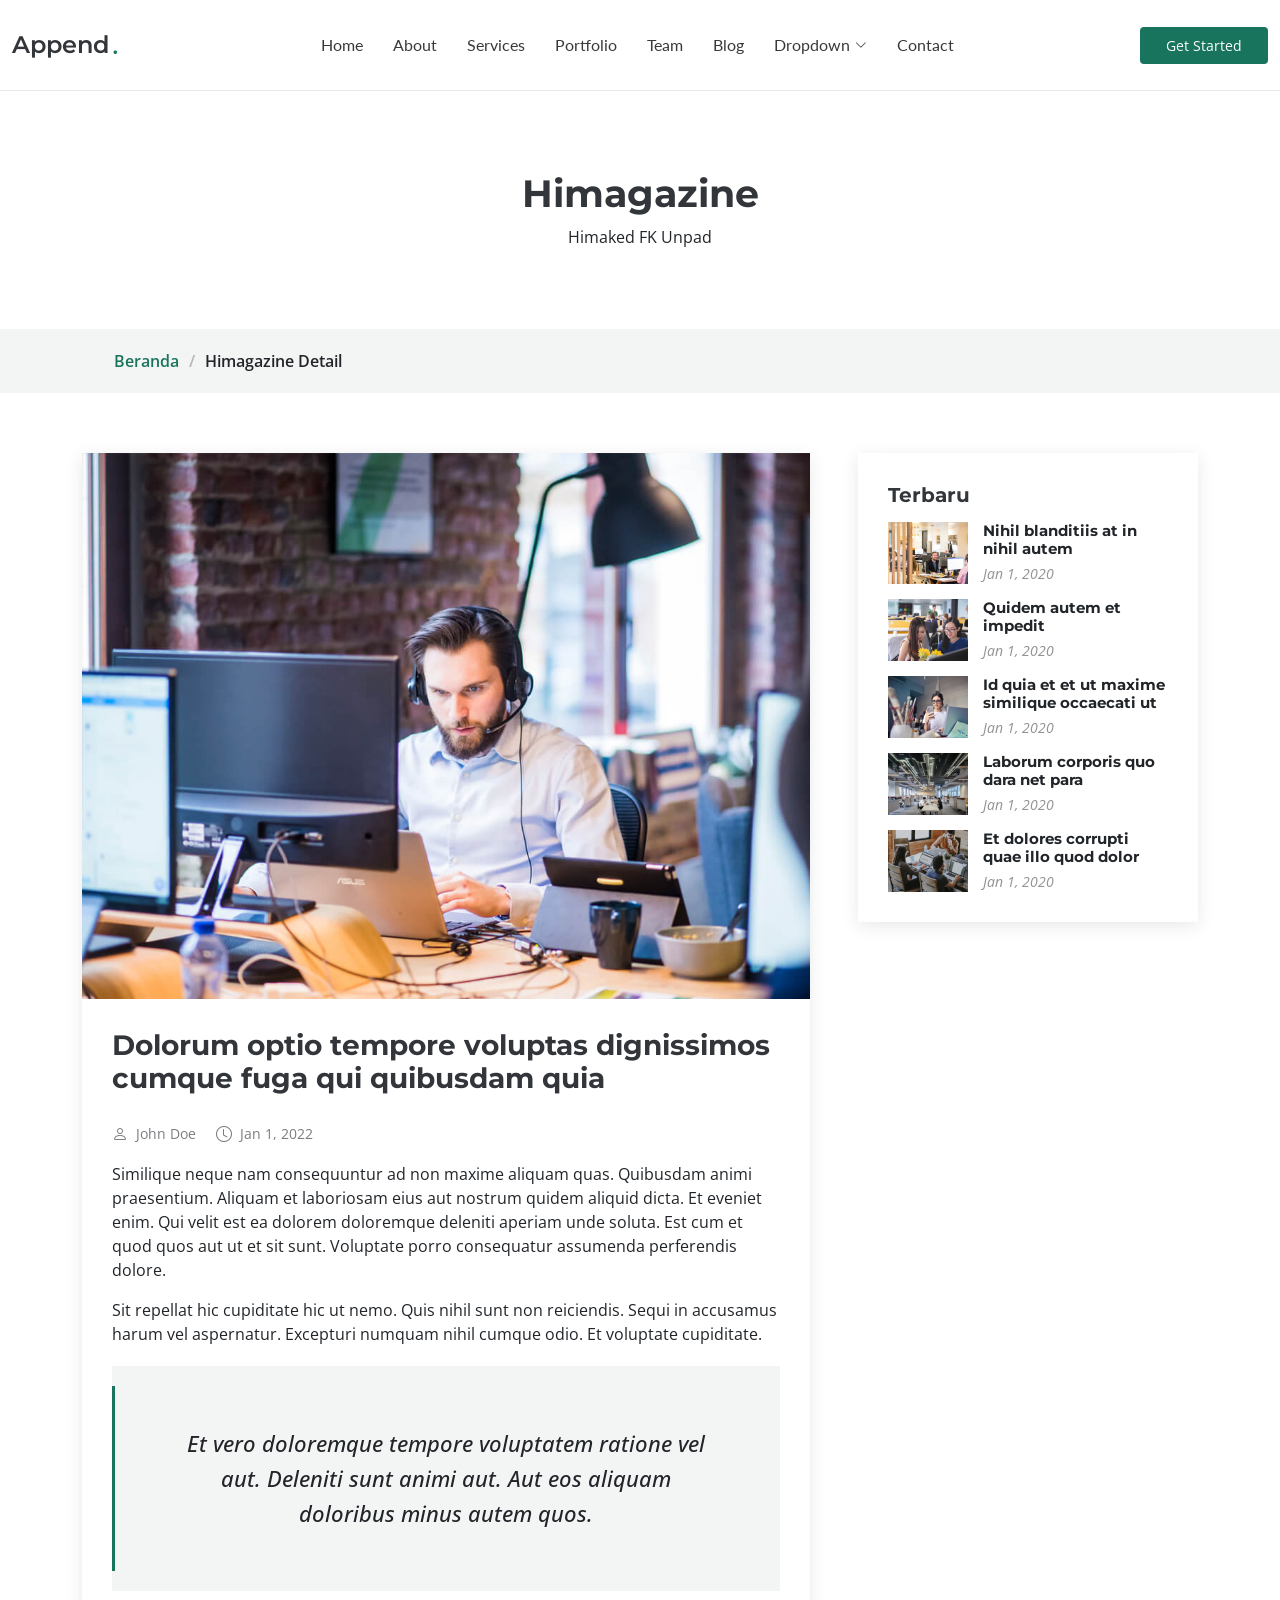
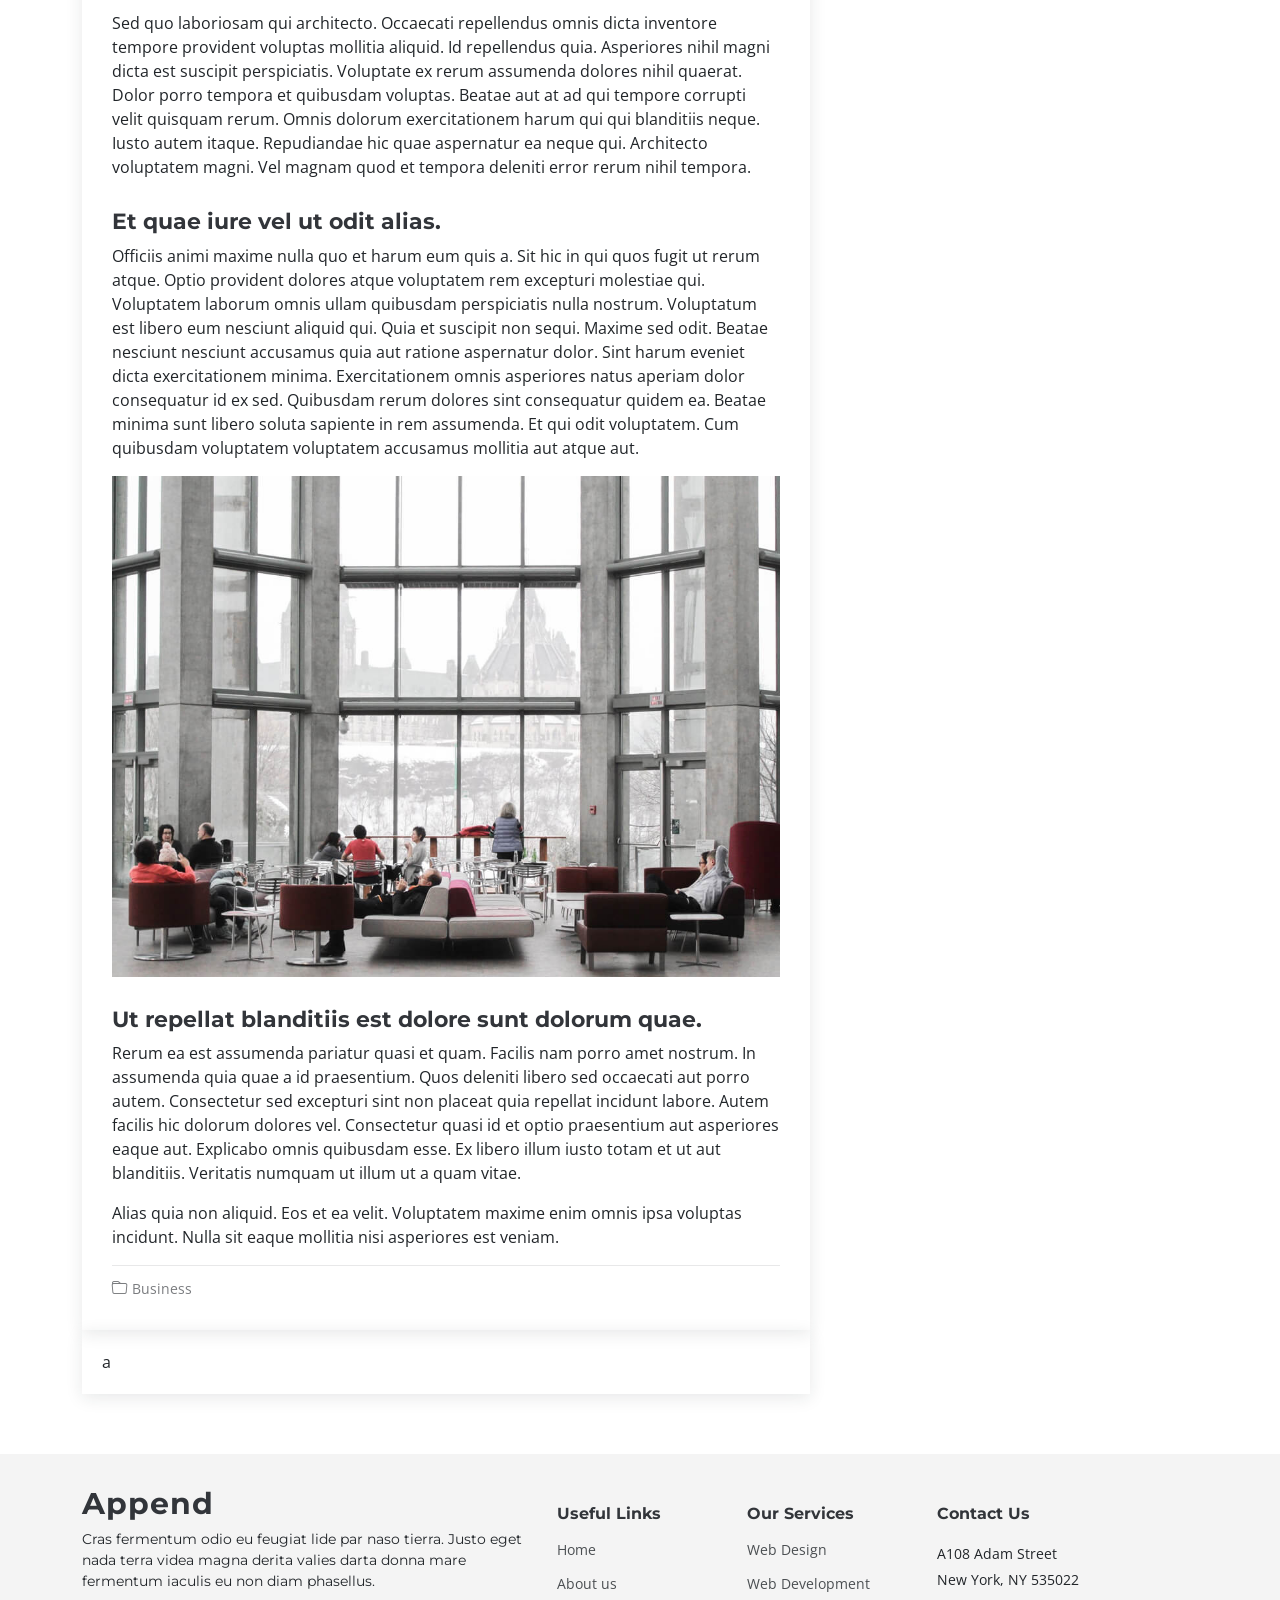
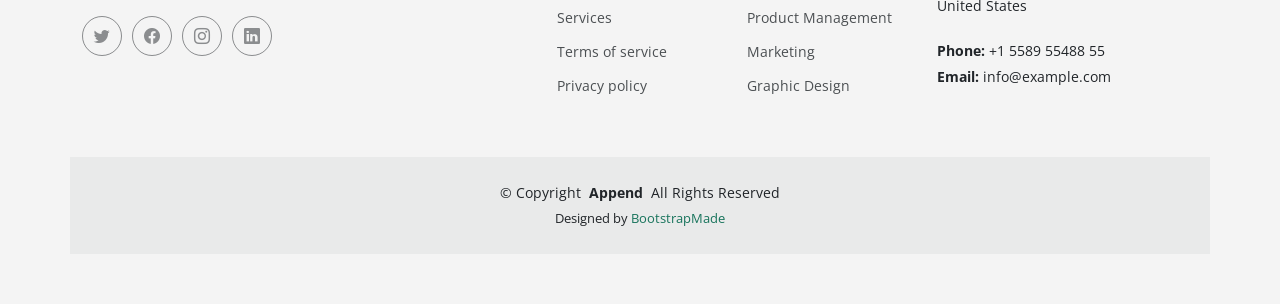
<file: blog-details.html>
<!DOCTYPE html>
<html lang="en">

<head>
  <meta charset="utf-8">
  <meta content="width=device-width, initial-scale=1.0" name="viewport">

  <title>Blog Details - Append Bootstrap Temlate</title>
  <meta content="" name="description">
  <meta content="" name="keywords">

  <!-- Favicons -->
  <link href="assets/img/favicon.png" rel="icon">
  <link href="assets/img/apple-touch-icon.png" rel="apple-touch-icon">

  <!-- Fonts -->
  <link href="https://fonts.googleapis.com" rel="preconnect">
  <link href="https://fonts.gstatic.com" rel="preconnect" crossorigin>
  <link href="https://fonts.googleapis.com/css2?family=Open+Sans:ital,wght@0,300;0,400;0,500;0,600;0,700;0,800;1,300;1,400;1,500;1,600;1,700;1,800&family=Montserrat:ital,wght@0,100;0,200;0,300;0,400;0,500;0,600;0,700;0,800;0,900;1,100;1,200;1,300;1,400;1,500;1,600;1,700;1,800;1,900&family=Lato:ital,wght@0,100;0,300;0,400;0,700;0,900;1,100;1,300;1,400;1,700;1,900&display=swap" rel="stylesheet">

  <!-- Vendor CSS Files -->
  <link href="assets/vendor/bootstrap/css/bootstrap.min.css" rel="stylesheet">
  <link href="assets/vendor/bootstrap-icons/bootstrap-icons.css" rel="stylesheet">
  <link href="assets/vendor/glightbox/css/glightbox.min.css" rel="stylesheet">
  <link href="assets/vendor/swiper/swiper-bundle.min.css" rel="stylesheet">
  <link href="assets/vendor/aos/aos.css" rel="stylesheet">

  <!-- Template Main CSS File -->
  <link href="assets/css/main.css" rel="stylesheet">

  <!-- =======================================================
  * Template Name: Append
  * Updated: Sep 18 2023 with Bootstrap v5.3.2
  * Template URL: https://bootstrapmade.com/append-bootstrap-website-template/
  * Author: BootstrapMade.com
  * License: https://bootstrapmade.com/license/
  ======================================================== -->
</head>

<body class="blog-details-page" data-bs-spy="scroll" data-bs-target="#navmenu">

  <!-- ======= Header ======= -->
  <header id="header" class="header sticky-top d-flex align-items-center">
    <div class="container-fluid d-flex align-items-center justify-content-between">

      <a href="index.html" class="logo d-flex align-items-center me-auto me-xl-0">
        <!-- Uncomment the line below if you also wish to use an image logo -->
        <!-- <img src="assets/img/logo.png" alt=""> -->
        <h1>Append</h1>
        <span>.</span>
      </a>

      <!-- Nav Menu -->
      <nav id="navmenu" class="navmenu">
        <ul>
          <li><a href="index.html#hero">Home</a></li>
          <li><a href="index.html#about">About</a></li>
          <li><a href="index.html#services">Services</a></li>
          <li><a href="index.html#portfolio">Portfolio</a></li>
          <li><a href="index.html#team">Team</a></li>
          <li><a href="blog.html">Blog</a></li>
          <li class="dropdown has-dropdown"><a href="#"><span>Dropdown</span> <i class="bi bi-chevron-down"></i></a>
            <ul class="dd-box-shadow">
              <li><a href="#">Dropdown 1</a></li>
              <li class="dropdown has-dropdown"><a href="#"><span>Deep Dropdown</span> <i class="bi bi-chevron-down"></i></a>
                <ul class="dd-box-shadow">
                  <li><a href="#">Deep Dropdown 1</a></li>
                  <li><a href="#">Deep Dropdown 2</a></li>
                  <li><a href="#">Deep Dropdown 3</a></li>
                  <li><a href="#">Deep Dropdown 4</a></li>
                  <li><a href="#">Deep Dropdown 5</a></li>
                </ul>
              </li>
              <li><a href="#">Dropdown 2</a></li>
              <li><a href="#">Dropdown 3</a></li>
              <li><a href="#">Dropdown 4</a></li>
            </ul>
          </li>
          <li><a href="index.html#contact">Contact</a></li>
        </ul>

        <i class="mobile-nav-toggle d-xl-none bi bi-list"></i>
      </nav><!-- End Nav Menu -->

      <a class="btn-getstarted" href="index.html#about">Get Started</a>

    </div>
  </header><!-- End Header -->

  <main id="main">

    <!-- Blog Details Page Title & Breadcrumbs -->
    <div data-aos="fade" class="page-title">
      <div class="heading">
        <div class="container">
          <div class="row d-flex justify-content-center text-center">
            <div class="col-lg-8">
              <h1>Himagazine</h1>
              <p class="mb-0">Himaked FK Unpad</p>
            </div>
          </div>
        </div>
      </div>
      <nav class="breadcrumbs">
        <div class="container">
          <ol>
            <li><a href="index.html">Beranda</a></li>
            <li class="current">Himagazine Detail</li>
          </ol>
        </div>
      </nav>
    </div><!-- End Page Title -->

    <!-- Blog-details Section - Blog Details Page -->
    <section id="blog-details" class="blog-details">

      <div class="container" data-aos="fade-up" data-aos-delay="100">

        <div class="row g-5">

          <div class="col-lg-8">

            <article class="article">

              <div class="post-img">
                <img src="assets/img/blog/blog-1.jpg" alt="" class="img-fluid">
              </div>

              <h2 class="title">Dolorum optio tempore voluptas dignissimos cumque fuga qui quibusdam quia</h2>

              <div class="meta-top">
                <ul>
                  <li class="d-flex align-items-center"><i class="bi bi-person"></i> <a href="blog-details.html">John Doe</a></li>
                  <li class="d-flex align-items-center"><i class="bi bi-clock"></i> <a href="blog-details.html"><time datetime="2020-01-01">Jan 1, 2022</time></a></li>
                  <!-- <li class="d-flex align-items-center"><i class="bi bi-chat-dots"></i> <a href="blog-details.html">12 Comments</a></li> -->
                </ul>
              </div><!-- End meta top -->

              <div class="content">
                <p>
                  Similique neque nam consequuntur ad non maxime aliquam quas. Quibusdam animi praesentium. Aliquam et laboriosam eius aut nostrum quidem aliquid dicta.
                  Et eveniet enim. Qui velit est ea dolorem doloremque deleniti aperiam unde soluta. Est cum et quod quos aut ut et sit sunt. Voluptate porro consequatur assumenda perferendis dolore.
                </p>

                <p>
                  Sit repellat hic cupiditate hic ut nemo. Quis nihil sunt non reiciendis. Sequi in accusamus harum vel aspernatur. Excepturi numquam nihil cumque odio. Et voluptate cupiditate.
                </p>

                <blockquote>
                  <p>
                    Et vero doloremque tempore voluptatem ratione vel aut. Deleniti sunt animi aut. Aut eos aliquam doloribus minus autem quos.
                  </p>
                </blockquote>

                <p>
                  Sed quo laboriosam qui architecto. Occaecati repellendus omnis dicta inventore tempore provident voluptas mollitia aliquid. Id repellendus quia. Asperiores nihil magni dicta est suscipit perspiciatis. Voluptate ex rerum assumenda dolores nihil quaerat.
                  Dolor porro tempora et quibusdam voluptas. Beatae aut at ad qui tempore corrupti velit quisquam rerum. Omnis dolorum exercitationem harum qui qui blanditiis neque.
                  Iusto autem itaque. Repudiandae hic quae aspernatur ea neque qui. Architecto voluptatem magni. Vel magnam quod et tempora deleniti error rerum nihil tempora.
                </p>

                <h3>Et quae iure vel ut odit alias.</h3>
                <p>
                  Officiis animi maxime nulla quo et harum eum quis a. Sit hic in qui quos fugit ut rerum atque. Optio provident dolores atque voluptatem rem excepturi molestiae qui. Voluptatem laborum omnis ullam quibusdam perspiciatis nulla nostrum. Voluptatum est libero eum nesciunt aliquid qui.
                  Quia et suscipit non sequi. Maxime sed odit. Beatae nesciunt nesciunt accusamus quia aut ratione aspernatur dolor. Sint harum eveniet dicta exercitationem minima. Exercitationem omnis asperiores natus aperiam dolor consequatur id ex sed. Quibusdam rerum dolores sint consequatur quidem ea.
                  Beatae minima sunt libero soluta sapiente in rem assumenda. Et qui odit voluptatem. Cum quibusdam voluptatem voluptatem accusamus mollitia aut atque aut.
                </p>
                <img src="assets/img/blog/blog-inside-post.jpg" class="img-fluid" alt="">

                <h3>Ut repellat blanditiis est dolore sunt dolorum quae.</h3>
                <p>
                  Rerum ea est assumenda pariatur quasi et quam. Facilis nam porro amet nostrum. In assumenda quia quae a id praesentium. Quos deleniti libero sed occaecati aut porro autem. Consectetur sed excepturi sint non placeat quia repellat incidunt labore. Autem facilis hic dolorum dolores vel.
                  Consectetur quasi id et optio praesentium aut asperiores eaque aut. Explicabo omnis quibusdam esse. Ex libero illum iusto totam et ut aut blanditiis. Veritatis numquam ut illum ut a quam vitae.
                </p>
                <p>
                  Alias quia non aliquid. Eos et ea velit. Voluptatem maxime enim omnis ipsa voluptas incidunt. Nulla sit eaque mollitia nisi asperiores est veniam.
                </p>

              </div><!-- End post content -->

              <div class="meta-bottom">
                <i class="bi bi-folder"></i>
                <ul class="cats">
                  <li><a href="#">Business</a></li>
                </ul>

                <!-- <i class="bi bi-tags"></i>
                <ul class="tags">
                  <li><a href="#">Creative</a></li>
                  <li><a href="#">Tips</a></li>
                  <li><a href="#">Marketing</a></li>
                </ul> -->
              </div><!-- End meta bottom -->

            </article><!-- End post article -->

            <div class="blog-author d-flex align-items-center">
              a
            </div><!-- End post author -->

            

          </div>

          <div class="col-lg-4">

            <div class="sidebar">

              <!-- <div class="sidebar-item search-form">
                <h3 class="sidebar-title">Search</h3>
                <form action="" class="mt-3">
                  <input type="text">
                  <button type="submit"><i class="bi bi-search"></i></button>
                </form>
              </div> -->
              <!-- End sidebar search formn-->

              <!-- <div class="sidebar-item categories">
                <h3 class="sidebar-title">Categories</h3>
                <ul class="mt-3">
                  <li><a href="#">General <span>(25)</span></a></li>
                  <li><a href="#">Lifestyle <span>(12)</span></a></li>
                  <li><a href="#">Travel <span>(5)</span></a></li>
                  <li><a href="#">Design <span>(22)</span></a></li>
                  <li><a href="#">Creative <span>(8)</span></a></li>
                  <li><a href="#">Educaion <span>(14)</span></a></li>
                </ul>
              </div> -->
              <!-- End sidebar categories-->

              <div class="sidebar-item recent-posts">
                <h3 class="sidebar-title">Terbaru</h3>

                <div class="post-item">
                  <img src="assets/img/blog/blog-recent-1.jpg" alt="" class="flex-shrink-0">
                  <div>
                    <h4><a href="blog-details.html">Nihil blanditiis at in nihil autem</a></h4>
                    <time datetime="2020-01-01">Jan 1, 2020</time>
                  </div>
                </div><!-- End recent post item-->

                <div class="post-item">
                  <img src="assets/img/blog/blog-recent-2.jpg" alt="" class="flex-shrink-0">
                  <div>
                    <h4><a href="blog-details.html">Quidem autem et impedit</a></h4>
                    <time datetime="2020-01-01">Jan 1, 2020</time>
                  </div>
                </div><!-- End recent post item-->

                <div class="post-item">
                  <img src="assets/img/blog/blog-recent-3.jpg" alt="" class="flex-shrink-0">
                  <div>
                    <h4><a href="blog-details.html">Id quia et et ut maxime similique occaecati ut</a></h4>
                    <time datetime="2020-01-01">Jan 1, 2020</time>
                  </div>
                </div><!-- End recent post item-->

                <div class="post-item">
                  <img src="assets/img/blog/blog-recent-4.jpg" alt="" class="flex-shrink-0">
                  <div>
                    <h4><a href="blog-details.html">Laborum corporis quo dara net para</a></h4>
                    <time datetime="2020-01-01">Jan 1, 2020</time>
                  </div>
                </div><!-- End recent post item-->

                <div class="post-item">
                  <img src="assets/img/blog/blog-recent-5.jpg" alt="" class="flex-shrink-0">
                  <div>
                    <h4><a href="blog-details.html">Et dolores corrupti quae illo quod dolor</a></h4>
                    <time datetime="2020-01-01">Jan 1, 2020</time>
                  </div>
                </div><!-- End recent post item-->

              </div><!-- End sidebar recent posts-->

              <!-- <div class="sidebar-item tags">
                <h3 class="sidebar-title">Tags</h3>
                <ul class="mt-3">
                  <li><a href="#">App</a></li>
                  <li><a href="#">IT</a></li>
                  <li><a href="#">Business</a></li>
                  <li><a href="#">Mac</a></li>
                  <li><a href="#">Design</a></li>
                  <li><a href="#">Office</a></li>
                  <li><a href="#">Creative</a></li>
                  <li><a href="#">Studio</a></li>
                  <li><a href="#">Smart</a></li>
                  <li><a href="#">Tips</a></li>
                  <li><a href="#">Marketing</a></li>
                </ul>
              </div> -->
              <!-- End sidebar tags-->

            </div><!-- End Sidebar -->

          </div>

        </div>

      </div>

    </section><!-- End Blog-details Section -->

  </main>

  <!-- ======= Footer ======= -->
  <footer id="footer" class="footer">

    <div class="container footer-top">
      <div class="row gy-4">
        <div class="col-lg-5 col-md-12 footer-about">
          <a href="index.html" class="logo d-flex align-items-center">
            <span>Append</span>
          </a>
          <p>Cras fermentum odio eu feugiat lide par naso tierra. Justo eget nada terra videa magna derita valies darta donna mare fermentum iaculis eu non diam phasellus.</p>
          <div class="social-links d-flex mt-4">
            <a href=""><i class="bi bi-twitter"></i></a>
            <a href=""><i class="bi bi-facebook"></i></a>
            <a href=""><i class="bi bi-instagram"></i></a>
            <a href=""><i class="bi bi-linkedin"></i></a>
          </div>
        </div>

        <div class="col-lg-2 col-6 footer-links">
          <h4>Useful Links</h4>
          <ul>
            <li><a href="#">Home</a></li>
            <li><a href="#">About us</a></li>
            <li><a href="#">Services</a></li>
            <li><a href="#">Terms of service</a></li>
            <li><a href="#">Privacy policy</a></li>
          </ul>
        </div>

        <div class="col-lg-2 col-6 footer-links">
          <h4>Our Services</h4>
          <ul>
            <li><a href="#">Web Design</a></li>
            <li><a href="#">Web Development</a></li>
            <li><a href="#">Product Management</a></li>
            <li><a href="#">Marketing</a></li>
            <li><a href="#">Graphic Design</a></li>
          </ul>
        </div>

        <div class="col-lg-3 col-md-12 footer-contact text-center text-md-start">
          <h4>Contact Us</h4>
          <p>A108 Adam Street</p>
          <p>New York, NY 535022</p>
          <p>United States</p>
          <p class="mt-4"><strong>Phone:</strong> <span>+1 5589 55488 55</span></p>
          <p><strong>Email:</strong> <span>info@example.com</span></p>
        </div>

      </div>
    </div>

    <div class="container copyright text-center mt-4">
      <p>&copy; <span>Copyright</span> <strong class="px-1">Append</strong> <span>All Rights Reserved</span></p>
      <div class="credits">
        <!-- All the links in the footer should remain intact. -->
        <!-- You can delete the links only if you've purchased the pro version. -->
        <!-- Licensing information: https://bootstrapmade.com/license/ -->
        <!-- Purchase the pro version with working PHP/AJAX contact form: [buy-url] -->
        Designed by <a href="https://bootstrapmade.com/">BootstrapMade</a>
      </div>
    </div>

  </footer><!-- End Footer -->

  <!-- Scroll Top Button -->
  <a href="#" id="scroll-top" class="scroll-top d-flex align-items-center justify-content-center"><i class="bi bi-arrow-up-short"></i></a>

  <!-- Preloader -->
  <div id="preloader">
    <div></div>
    <div></div>
    <div></div>
    <div></div>
  </div>

  <!-- Vendor JS Files -->
  <script src="assets/vendor/bootstrap/js/bootstrap.bundle.min.js"></script>
  <script src="assets/vendor/glightbox/js/glightbox.min.js"></script>
  <script src="assets/vendor/purecounter/purecounter_vanilla.js"></script>
  <script src="assets/vendor/isotope-layout/isotope.pkgd.min.js"></script>
  <script src="assets/vendor/swiper/swiper-bundle.min.js"></script>
  <script src="assets/vendor/aos/aos.js"></script>
  <script src="assets/vendor/php-email-form/validate.js"></script>

  <!-- Template Main JS File -->
  <script src="assets/js/main.js"></script>

</body>

</html>
</file>
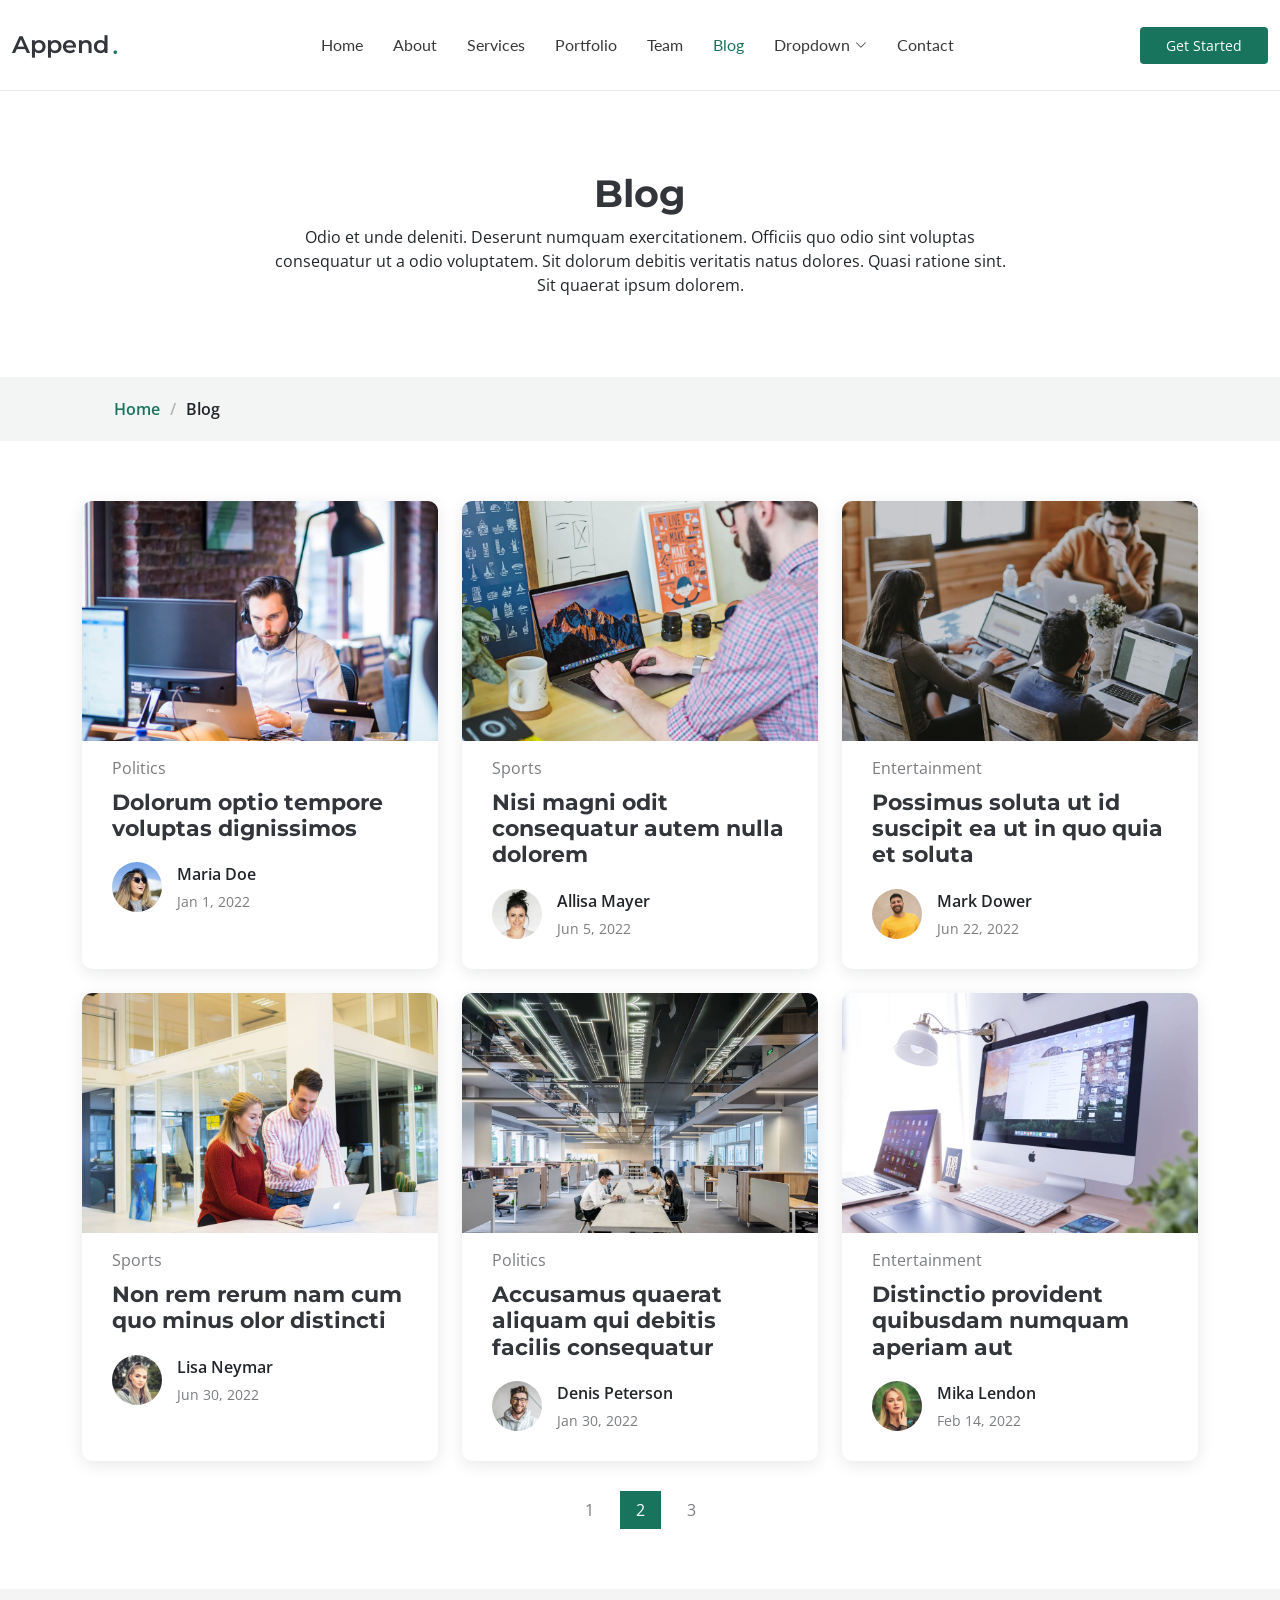
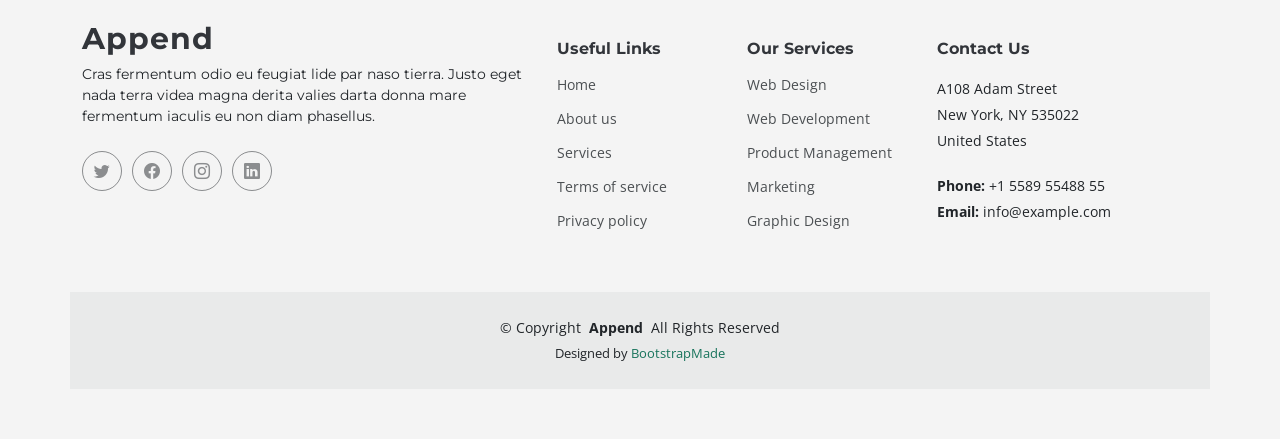
<file: blog.html>
<!DOCTYPE html>
<html lang="en">

<head>
  <meta charset="utf-8">
  <meta content="width=device-width, initial-scale=1.0" name="viewport">

  <title>Blog - Append Bootstrap Temlate</title>
  <meta content="" name="description">
  <meta content="" name="keywords">

  <!-- Favicons -->
  <link href="assets/img/favicon.png" rel="icon">
  <link href="assets/img/apple-touch-icon.png" rel="apple-touch-icon">

  <!-- Fonts -->
  <link href="https://fonts.googleapis.com" rel="preconnect">
  <link href="https://fonts.gstatic.com" rel="preconnect" crossorigin>
  <link href="https://fonts.googleapis.com/css2?family=Open+Sans:ital,wght@0,300;0,400;0,500;0,600;0,700;0,800;1,300;1,400;1,500;1,600;1,700;1,800&family=Montserrat:ital,wght@0,100;0,200;0,300;0,400;0,500;0,600;0,700;0,800;0,900;1,100;1,200;1,300;1,400;1,500;1,600;1,700;1,800;1,900&family=Lato:ital,wght@0,100;0,300;0,400;0,700;0,900;1,100;1,300;1,400;1,700;1,900&display=swap" rel="stylesheet">

  <!-- Vendor CSS Files -->
  <link href="assets/vendor/bootstrap/css/bootstrap.min.css" rel="stylesheet">
  <link href="assets/vendor/bootstrap-icons/bootstrap-icons.css" rel="stylesheet">
  <link href="assets/vendor/glightbox/css/glightbox.min.css" rel="stylesheet">
  <link href="assets/vendor/swiper/swiper-bundle.min.css" rel="stylesheet">
  <link href="assets/vendor/aos/aos.css" rel="stylesheet">

  <!-- Template Main CSS File -->
  <link href="assets/css/main.css" rel="stylesheet">

  <!-- =======================================================
  * Template Name: Append
  * Updated: Sep 18 2023 with Bootstrap v5.3.2
  * Template URL: https://bootstrapmade.com/append-bootstrap-website-template/
  * Author: BootstrapMade.com
  * License: https://bootstrapmade.com/license/
  ======================================================== -->
</head>

<body class="blog-page" data-bs-spy="scroll" data-bs-target="#navmenu">

  <!-- ======= Header ======= -->
  <header id="header" class="header sticky-top d-flex align-items-center">
    <div class="container-fluid d-flex align-items-center justify-content-between">

      <a href="index.html" class="logo d-flex align-items-center me-auto me-xl-0">
        <!-- Uncomment the line below if you also wish to use an image logo -->
        <!-- <img src="assets/img/logo.png" alt=""> -->
        <h1>Append</h1>
        <span>.</span>
      </a>

      <!-- Nav Menu -->
      <nav id="navmenu" class="navmenu">
        <ul>
          <li><a href="index.html#hero">Home</a></li>
          <li><a href="index.html#about">About</a></li>
          <li><a href="index.html#services">Services</a></li>
          <li><a href="index.html#portfolio">Portfolio</a></li>
          <li><a href="index.html#team">Team</a></li>
          <li><a href="blog.html" class="active">Blog</a></li>
          <li class="dropdown has-dropdown"><a href="#"><span>Dropdown</span> <i class="bi bi-chevron-down"></i></a>
            <ul class="dd-box-shadow">
              <li><a href="#">Dropdown 1</a></li>
              <li class="dropdown has-dropdown"><a href="#"><span>Deep Dropdown</span> <i class="bi bi-chevron-down"></i></a>
                <ul class="dd-box-shadow">
                  <li><a href="#">Deep Dropdown 1</a></li>
                  <li><a href="#">Deep Dropdown 2</a></li>
                  <li><a href="#">Deep Dropdown 3</a></li>
                  <li><a href="#">Deep Dropdown 4</a></li>
                  <li><a href="#">Deep Dropdown 5</a></li>
                </ul>
              </li>
              <li><a href="#">Dropdown 2</a></li>
              <li><a href="#">Dropdown 3</a></li>
              <li><a href="#">Dropdown 4</a></li>
            </ul>
          </li>
          <li><a href="index.html#contact">Contact</a></li>
        </ul>

        <i class="mobile-nav-toggle d-xl-none bi bi-list"></i>
      </nav><!-- End Nav Menu -->

      <a class="btn-getstarted" href="index.html#about">Get Started</a>

    </div>
  </header><!-- End Header -->

  <main id="main">

    <!-- Blog Page Title & Breadcrumbs -->
    <div data-aos="fade" class="page-title">
      <div class="heading">
        <div class="container">
          <div class="row d-flex justify-content-center text-center">
            <div class="col-lg-8">
              <h1>Blog</h1>
              <p class="mb-0">Odio et unde deleniti. Deserunt numquam exercitationem. Officiis quo odio sint voluptas consequatur ut a odio voluptatem. Sit dolorum debitis veritatis natus dolores. Quasi ratione sint. Sit quaerat ipsum dolorem.</p>
            </div>
          </div>
        </div>
      </div>
      <nav class="breadcrumbs">
        <div class="container">
          <ol>
            <li><a href="index.html">Home</a></li>
            <li class="current">Blog</li>
          </ol>
        </div>
      </nav>
    </div><!-- End Page Title -->

    <!-- Blog Section - Blog Page -->
    <section id="blog" class="blog">

      <div class="container" data-aos="fade-up" data-aos-delay="100">

        <div class="row gy-4 posts-list">

          <div class="col-xl-4 col-lg-6">
            <article>

              <div class="post-img">
                <img src="assets/img/blog/blog-1.jpg" alt="" class="img-fluid">
              </div>

              <p class="post-category">Politics</p>

              <h2 class="title">
                <a href="blog-details.html">Dolorum optio tempore voluptas dignissimos</a>
              </h2>

              <div class="d-flex align-items-center">
                <img src="assets/img/blog/blog-author.jpg" alt="" class="img-fluid post-author-img flex-shrink-0">
                <div class="post-meta">
                  <p class="post-author">Maria Doe</p>
                  <p class="post-date">
                    <time datetime="2022-01-01">Jan 1, 2022</time>
                  </p>
                </div>
              </div>

            </article>
          </div><!-- End post list item -->

          <div class="col-xl-4 col-lg-6">
            <article>

              <div class="post-img">
                <img src="assets/img/blog/blog-2.jpg" alt="" class="img-fluid">
              </div>

              <p class="post-category">Sports</p>

              <h2 class="title">
                <a href="blog-details.html">Nisi magni odit consequatur autem nulla dolorem</a>
              </h2>

              <div class="d-flex align-items-center">
                <img src="assets/img/blog/blog-author-2.jpg" alt="" class="img-fluid post-author-img flex-shrink-0">
                <div class="post-meta">
                  <p class="post-author">Allisa Mayer</p>
                  <p class="post-date">
                    <time datetime="2022-01-01">Jun 5, 2022</time>
                  </p>
                </div>
              </div>

            </article>
          </div><!-- End post list item -->

          <div class="col-xl-4 col-lg-6">
            <article>

              <div class="post-img">
                <img src="assets/img/blog/blog-3.jpg" alt="" class="img-fluid">
              </div>

              <p class="post-category">Entertainment</p>

              <h2 class="title">
                <a href="blog-details.html">Possimus soluta ut id suscipit ea ut in quo quia et soluta</a>
              </h2>

              <div class="d-flex align-items-center">
                <img src="assets/img/blog/blog-author-3.jpg" alt="" class="img-fluid post-author-img flex-shrink-0">
                <div class="post-meta">
                  <p class="post-author">Mark Dower</p>
                  <p class="post-date">
                    <time datetime="2022-01-01">Jun 22, 2022</time>
                  </p>
                </div>
              </div>

            </article>
          </div><!-- End post list item -->

          <div class="col-xl-4 col-lg-6">
            <article>

              <div class="post-img">
                <img src="assets/img/blog/blog-4.jpg" alt="" class="img-fluid">
              </div>

              <p class="post-category">Sports</p>

              <h2 class="title">
                <a href="blog-details.html">Non rem rerum nam cum quo minus olor distincti</a>
              </h2>

              <div class="d-flex align-items-center">
                <img src="assets/img/blog/blog-author-4.jpg" alt="" class="img-fluid post-author-img flex-shrink-0">
                <div class="post-meta">
                  <p class="post-author">Lisa Neymar</p>
                  <p class="post-date">
                    <time datetime="2022-01-01">Jun 30, 2022</time>
                  </p>
                </div>
              </div>

            </article>
          </div><!-- End post list item -->

          <div class="col-xl-4 col-lg-6">
            <article>

              <div class="post-img">
                <img src="assets/img/blog/blog-5.jpg" alt="" class="img-fluid">
              </div>

              <p class="post-category">Politics</p>

              <h2 class="title">
                <a href="blog-details.html">Accusamus quaerat aliquam qui debitis facilis consequatur</a>
              </h2>

              <div class="d-flex align-items-center">
                <img src="assets/img/blog/blog-author-5.jpg" alt="" class="img-fluid post-author-img flex-shrink-0">
                <div class="post-meta">
                  <p class="post-author">Denis Peterson</p>
                  <p class="post-date">
                    <time datetime="2022-01-01">Jan 30, 2022</time>
                  </p>
                </div>
              </div>

            </article>
          </div><!-- End post list item -->

          <div class="col-xl-4 col-lg-6">
            <article>

              <div class="post-img">
                <img src="assets/img/blog/blog-6.jpg" alt="" class="img-fluid">
              </div>

              <p class="post-category">Entertainment</p>

              <h2 class="title">
                <a href="blog-details.html">Distinctio provident quibusdam numquam aperiam aut</a>
              </h2>

              <div class="d-flex align-items-center">
                <img src="assets/img/blog/blog-author-6.jpg" alt="" class="img-fluid post-author-img flex-shrink-0">
                <div class="post-meta">
                  <p class="post-author">Mika Lendon</p>
                  <p class="post-date">
                    <time datetime="2022-01-01">Feb 14, 2022</time>
                  </p>
                </div>
              </div>

            </article>
          </div><!-- End post list item -->

        </div><!-- End blog posts list -->

        <div class="pagination d-flex justify-content-center">
          <ul>
            <li><a href="#">1</a></li>
            <li class="active"><a href="#">2</a></li>
            <li><a href="#">3</a></li>
          </ul>
        </div><!-- End pagination -->

      </div>

    </section><!-- End Blog Section -->

  </main>

  <!-- ======= Footer ======= -->
  <footer id="footer" class="footer">

    <div class="container footer-top">
      <div class="row gy-4">
        <div class="col-lg-5 col-md-12 footer-about">
          <a href="index.html" class="logo d-flex align-items-center">
            <span>Append</span>
          </a>
          <p>Cras fermentum odio eu feugiat lide par naso tierra. Justo eget nada terra videa magna derita valies darta donna mare fermentum iaculis eu non diam phasellus.</p>
          <div class="social-links d-flex mt-4">
            <a href=""><i class="bi bi-twitter"></i></a>
            <a href=""><i class="bi bi-facebook"></i></a>
            <a href=""><i class="bi bi-instagram"></i></a>
            <a href=""><i class="bi bi-linkedin"></i></a>
          </div>
        </div>

        <div class="col-lg-2 col-6 footer-links">
          <h4>Useful Links</h4>
          <ul>
            <li><a href="#">Home</a></li>
            <li><a href="#">About us</a></li>
            <li><a href="#">Services</a></li>
            <li><a href="#">Terms of service</a></li>
            <li><a href="#">Privacy policy</a></li>
          </ul>
        </div>

        <div class="col-lg-2 col-6 footer-links">
          <h4>Our Services</h4>
          <ul>
            <li><a href="#">Web Design</a></li>
            <li><a href="#">Web Development</a></li>
            <li><a href="#">Product Management</a></li>
            <li><a href="#">Marketing</a></li>
            <li><a href="#">Graphic Design</a></li>
          </ul>
        </div>

        <div class="col-lg-3 col-md-12 footer-contact text-center text-md-start">
          <h4>Contact Us</h4>
          <p>A108 Adam Street</p>
          <p>New York, NY 535022</p>
          <p>United States</p>
          <p class="mt-4"><strong>Phone:</strong> <span>+1 5589 55488 55</span></p>
          <p><strong>Email:</strong> <span>info@example.com</span></p>
        </div>

      </div>
    </div>

    <div class="container copyright text-center mt-4">
      <p>&copy; <span>Copyright</span> <strong class="px-1">Append</strong> <span>All Rights Reserved</span></p>
      <div class="credits">
        <!-- All the links in the footer should remain intact. -->
        <!-- You can delete the links only if you've purchased the pro version. -->
        <!-- Licensing information: https://bootstrapmade.com/license/ -->
        <!-- Purchase the pro version with working PHP/AJAX contact form: [buy-url] -->
        Designed by <a href="https://bootstrapmade.com/">BootstrapMade</a>
      </div>
    </div>

  </footer><!-- End Footer -->

  <!-- Scroll Top Button -->
  <a href="#" id="scroll-top" class="scroll-top d-flex align-items-center justify-content-center"><i class="bi bi-arrow-up-short"></i></a>

  <!-- Preloader -->
  <div id="preloader">
    <div></div>
    <div></div>
    <div></div>
    <div></div>
  </div>

  <!-- Vendor JS Files -->
  <script src="assets/vendor/bootstrap/js/bootstrap.bundle.min.js"></script>
  <script src="assets/vendor/glightbox/js/glightbox.min.js"></script>
  <script src="assets/vendor/purecounter/purecounter_vanilla.js"></script>
  <script src="assets/vendor/isotope-layout/isotope.pkgd.min.js"></script>
  <script src="assets/vendor/swiper/swiper-bundle.min.js"></script>
  <script src="assets/vendor/aos/aos.js"></script>
  <script src="assets/vendor/php-email-form/validate.js"></script>

  <!-- Template Main JS File -->
  <script src="assets/js/main.js"></script>

</body>

</html>
</file>
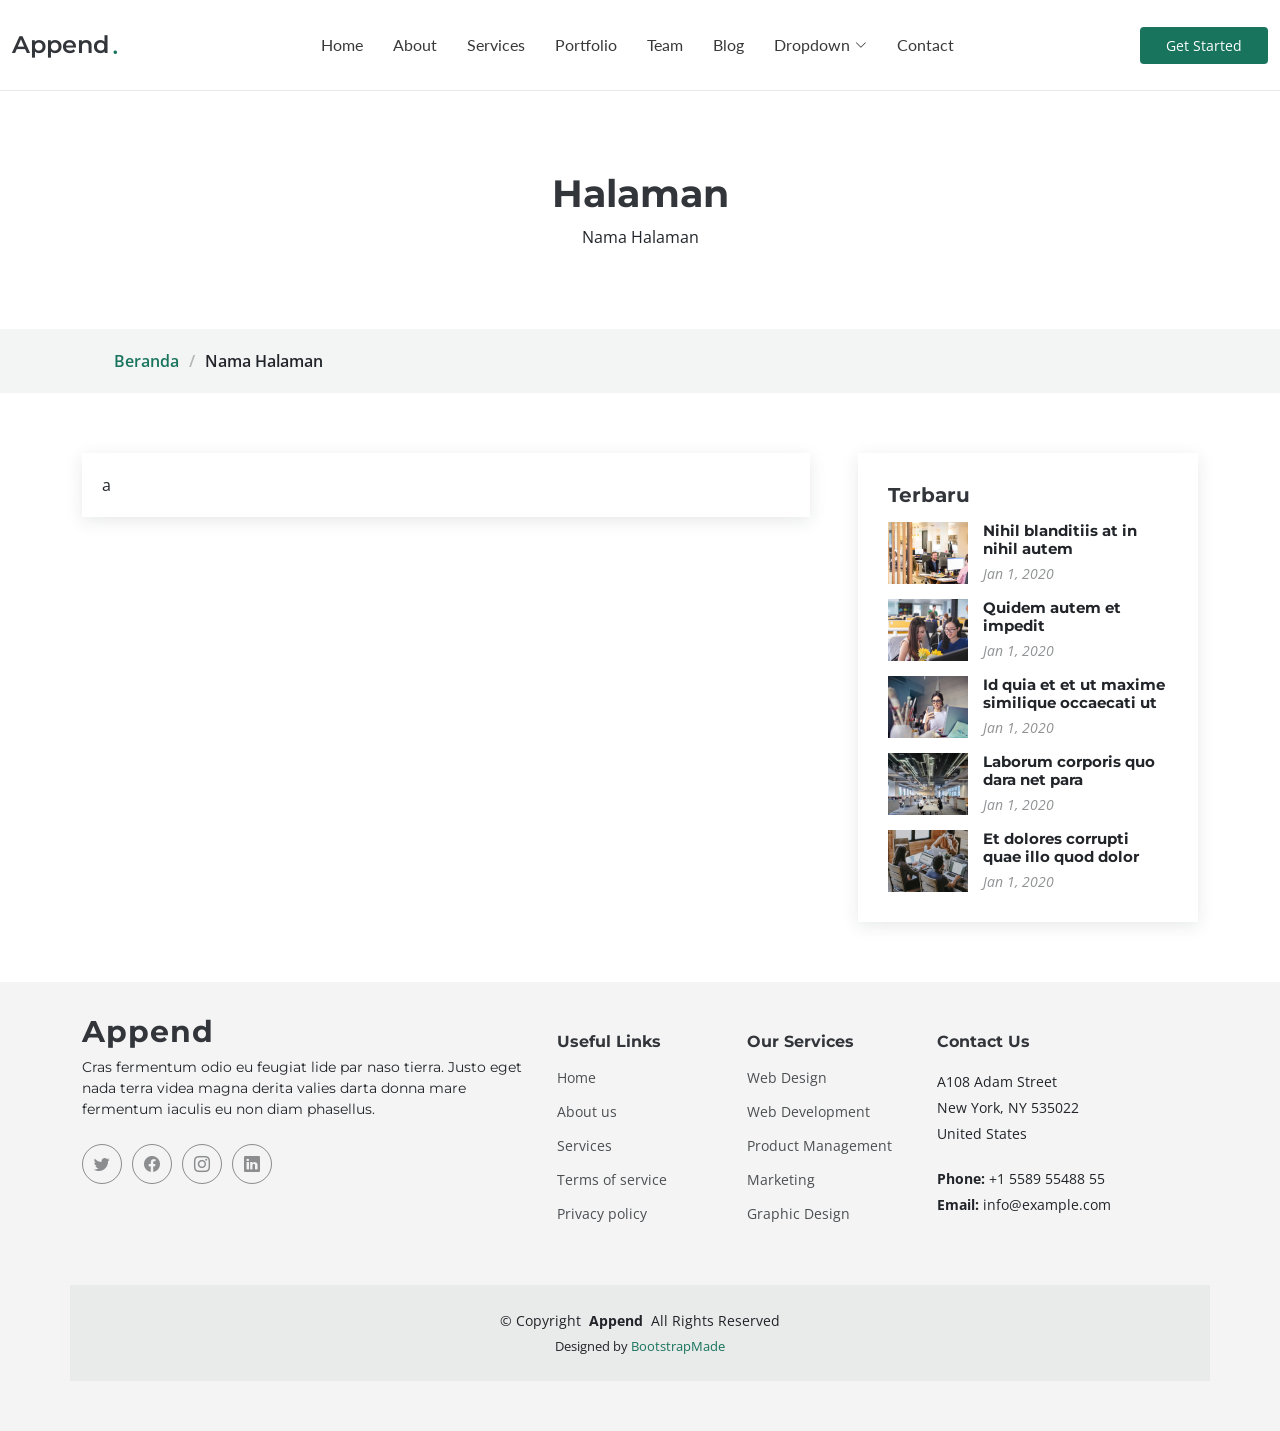
<file: page.html>
<!DOCTYPE html>
<html lang="en">

<head>
  <meta charset="utf-8">
  <meta content="width=device-width, initial-scale=1.0" name="viewport">

  <title>Blog Details - Append Bootstrap Temlate</title>
  <meta content="" name="description">
  <meta content="" name="keywords">

  <!-- Favicons -->
  <link href="assets/img/favicon.png" rel="icon">
  <link href="assets/img/apple-touch-icon.png" rel="apple-touch-icon">

  <!-- Fonts -->
  <link href="https://fonts.googleapis.com" rel="preconnect">
  <link href="https://fonts.gstatic.com" rel="preconnect" crossorigin>
  <link href="https://fonts.googleapis.com/css2?family=Open+Sans:ital,wght@0,300;0,400;0,500;0,600;0,700;0,800;1,300;1,400;1,500;1,600;1,700;1,800&family=Montserrat:ital,wght@0,100;0,200;0,300;0,400;0,500;0,600;0,700;0,800;0,900;1,100;1,200;1,300;1,400;1,500;1,600;1,700;1,800;1,900&family=Lato:ital,wght@0,100;0,300;0,400;0,700;0,900;1,100;1,300;1,400;1,700;1,900&display=swap" rel="stylesheet">

  <!-- Vendor CSS Files -->
  <link href="assets/vendor/bootstrap/css/bootstrap.min.css" rel="stylesheet">
  <link href="assets/vendor/bootstrap-icons/bootstrap-icons.css" rel="stylesheet">
  <link href="assets/vendor/glightbox/css/glightbox.min.css" rel="stylesheet">
  <link href="assets/vendor/swiper/swiper-bundle.min.css" rel="stylesheet">
  <link href="assets/vendor/aos/aos.css" rel="stylesheet">

  <!-- Template Main CSS File -->
  <link href="assets/css/main.css" rel="stylesheet">

  <!-- =======================================================
  * Template Name: Append
  * Updated: Sep 18 2023 with Bootstrap v5.3.2
  * Template URL: https://bootstrapmade.com/append-bootstrap-website-template/
  * Author: BootstrapMade.com
  * License: https://bootstrapmade.com/license/
  ======================================================== -->
</head>

<body class="blog-details-page" data-bs-spy="scroll" data-bs-target="#navmenu">

  <!-- ======= Header ======= -->
  <header id="header" class="header sticky-top d-flex align-items-center">
    <div class="container-fluid d-flex align-items-center justify-content-between">

      <a href="index.html" class="logo d-flex align-items-center me-auto me-xl-0">
        <!-- Uncomment the line below if you also wish to use an image logo -->
        <!-- <img src="assets/img/logo.png" alt=""> -->
        <h1>Append</h1>
        <span>.</span>
      </a>

      <!-- Nav Menu -->
      <nav id="navmenu" class="navmenu">
        <ul>
          <li><a href="index.html#hero">Home</a></li>
          <li><a href="index.html#about">About</a></li>
          <li><a href="index.html#services">Services</a></li>
          <li><a href="index.html#portfolio">Portfolio</a></li>
          <li><a href="index.html#team">Team</a></li>
          <li><a href="blog.html">Blog</a></li>
          <li class="dropdown has-dropdown"><a href="#"><span>Dropdown</span> <i class="bi bi-chevron-down"></i></a>
            <ul class="dd-box-shadow">
              <li><a href="#">Dropdown 1</a></li>
              <li class="dropdown has-dropdown"><a href="#"><span>Deep Dropdown</span> <i class="bi bi-chevron-down"></i></a>
                <ul class="dd-box-shadow">
                  <li><a href="#">Deep Dropdown 1</a></li>
                  <li><a href="#">Deep Dropdown 2</a></li>
                  <li><a href="#">Deep Dropdown 3</a></li>
                  <li><a href="#">Deep Dropdown 4</a></li>
                  <li><a href="#">Deep Dropdown 5</a></li>
                </ul>
              </li>
              <li><a href="#">Dropdown 2</a></li>
              <li><a href="#">Dropdown 3</a></li>
              <li><a href="#">Dropdown 4</a></li>
            </ul>
          </li>
          <li><a href="index.html#contact">Contact</a></li>
        </ul>

        <i class="mobile-nav-toggle d-xl-none bi bi-list"></i>
      </nav><!-- End Nav Menu -->

      <a class="btn-getstarted" href="index.html#about">Get Started</a>

    </div>
  </header><!-- End Header -->

  <main id="main">

    <!-- Blog Details Page Title & Breadcrumbs -->
    <div data-aos="fade" class="page-title">
      <div class="heading">
        <div class="container">
          <div class="row d-flex justify-content-center text-center">
            <div class="col-lg-8">
              <h1>Halaman</h1>
              <p class="mb-0">Nama Halaman</p>
            </div>
          </div>
        </div>
      </div>
      <nav class="breadcrumbs">
        <div class="container">
          <ol>
            <li><a href="index.html">Beranda</a></li>
            <li class="current">Nama Halaman</li>
          </ol>
        </div>
      </nav>
    </div><!-- End Page Title -->

    <!-- Blog-details Section - Blog Details Page -->
    <section id="blog-details" class="blog-details">

      <div class="container" data-aos="fade-up" data-aos-delay="100">

        <div class="row g-5">

          <div class="col-lg-8">
            

            <div class="blog-author d-flex align-items-center">
              a
            </div><!-- End post author -->

            

          </div>

          <div class="col-lg-4">

            <div class="sidebar">

              <!-- <div class="sidebar-item search-form">
                <h3 class="sidebar-title">Search</h3>
                <form action="" class="mt-3">
                  <input type="text">
                  <button type="submit"><i class="bi bi-search"></i></button>
                </form>
              </div> -->
              <!-- End sidebar search formn-->

              <!-- <div class="sidebar-item categories">
                <h3 class="sidebar-title">Categories</h3>
                <ul class="mt-3">
                  <li><a href="#">General <span>(25)</span></a></li>
                  <li><a href="#">Lifestyle <span>(12)</span></a></li>
                  <li><a href="#">Travel <span>(5)</span></a></li>
                  <li><a href="#">Design <span>(22)</span></a></li>
                  <li><a href="#">Creative <span>(8)</span></a></li>
                  <li><a href="#">Educaion <span>(14)</span></a></li>
                </ul>
              </div> -->
              <!-- End sidebar categories-->

              <div class="sidebar-item recent-posts">
                <h3 class="sidebar-title">Terbaru</h3>

                <div class="post-item">
                  <img src="assets/img/blog/blog-recent-1.jpg" alt="" class="flex-shrink-0">
                  <div>
                    <h4><a href="blog-details.html">Nihil blanditiis at in nihil autem</a></h4>
                    <time datetime="2020-01-01">Jan 1, 2020</time>
                  </div>
                </div><!-- End recent post item-->

                <div class="post-item">
                  <img src="assets/img/blog/blog-recent-2.jpg" alt="" class="flex-shrink-0">
                  <div>
                    <h4><a href="blog-details.html">Quidem autem et impedit</a></h4>
                    <time datetime="2020-01-01">Jan 1, 2020</time>
                  </div>
                </div><!-- End recent post item-->

                <div class="post-item">
                  <img src="assets/img/blog/blog-recent-3.jpg" alt="" class="flex-shrink-0">
                  <div>
                    <h4><a href="blog-details.html">Id quia et et ut maxime similique occaecati ut</a></h4>
                    <time datetime="2020-01-01">Jan 1, 2020</time>
                  </div>
                </div><!-- End recent post item-->

                <div class="post-item">
                  <img src="assets/img/blog/blog-recent-4.jpg" alt="" class="flex-shrink-0">
                  <div>
                    <h4><a href="blog-details.html">Laborum corporis quo dara net para</a></h4>
                    <time datetime="2020-01-01">Jan 1, 2020</time>
                  </div>
                </div><!-- End recent post item-->

                <div class="post-item">
                  <img src="assets/img/blog/blog-recent-5.jpg" alt="" class="flex-shrink-0">
                  <div>
                    <h4><a href="blog-details.html">Et dolores corrupti quae illo quod dolor</a></h4>
                    <time datetime="2020-01-01">Jan 1, 2020</time>
                  </div>
                </div><!-- End recent post item-->

              </div><!-- End sidebar recent posts-->

              <!-- <div class="sidebar-item tags">
                <h3 class="sidebar-title">Tags</h3>
                <ul class="mt-3">
                  <li><a href="#">App</a></li>
                  <li><a href="#">IT</a></li>
                  <li><a href="#">Business</a></li>
                  <li><a href="#">Mac</a></li>
                  <li><a href="#">Design</a></li>
                  <li><a href="#">Office</a></li>
                  <li><a href="#">Creative</a></li>
                  <li><a href="#">Studio</a></li>
                  <li><a href="#">Smart</a></li>
                  <li><a href="#">Tips</a></li>
                  <li><a href="#">Marketing</a></li>
                </ul>
              </div> -->
              <!-- End sidebar tags-->

            </div><!-- End Sidebar -->

          </div>

        </div>

      </div>

    </section><!-- End Blog-details Section -->

  </main>

  <!-- ======= Footer ======= -->
  <footer id="footer" class="footer">

    <div class="container footer-top">
      <div class="row gy-4">
        <div class="col-lg-5 col-md-12 footer-about">
          <a href="index.html" class="logo d-flex align-items-center">
            <span>Append</span>
          </a>
          <p>Cras fermentum odio eu feugiat lide par naso tierra. Justo eget nada terra videa magna derita valies darta donna mare fermentum iaculis eu non diam phasellus.</p>
          <div class="social-links d-flex mt-4">
            <a href=""><i class="bi bi-twitter"></i></a>
            <a href=""><i class="bi bi-facebook"></i></a>
            <a href=""><i class="bi bi-instagram"></i></a>
            <a href=""><i class="bi bi-linkedin"></i></a>
          </div>
        </div>

        <div class="col-lg-2 col-6 footer-links">
          <h4>Useful Links</h4>
          <ul>
            <li><a href="#">Home</a></li>
            <li><a href="#">About us</a></li>
            <li><a href="#">Services</a></li>
            <li><a href="#">Terms of service</a></li>
            <li><a href="#">Privacy policy</a></li>
          </ul>
        </div>

        <div class="col-lg-2 col-6 footer-links">
          <h4>Our Services</h4>
          <ul>
            <li><a href="#">Web Design</a></li>
            <li><a href="#">Web Development</a></li>
            <li><a href="#">Product Management</a></li>
            <li><a href="#">Marketing</a></li>
            <li><a href="#">Graphic Design</a></li>
          </ul>
        </div>

        <div class="col-lg-3 col-md-12 footer-contact text-center text-md-start">
          <h4>Contact Us</h4>
          <p>A108 Adam Street</p>
          <p>New York, NY 535022</p>
          <p>United States</p>
          <p class="mt-4"><strong>Phone:</strong> <span>+1 5589 55488 55</span></p>
          <p><strong>Email:</strong> <span>info@example.com</span></p>
        </div>

      </div>
    </div>

    <div class="container copyright text-center mt-4">
      <p>&copy; <span>Copyright</span> <strong class="px-1">Append</strong> <span>All Rights Reserved</span></p>
      <div class="credits">
        <!-- All the links in the footer should remain intact. -->
        <!-- You can delete the links only if you've purchased the pro version. -->
        <!-- Licensing information: https://bootstrapmade.com/license/ -->
        <!-- Purchase the pro version with working PHP/AJAX contact form: [buy-url] -->
        Designed by <a href="https://bootstrapmade.com/">BootstrapMade</a>
      </div>
    </div>

  </footer><!-- End Footer -->

  <!-- Scroll Top Button -->
  <a href="#" id="scroll-top" class="scroll-top d-flex align-items-center justify-content-center"><i class="bi bi-arrow-up-short"></i></a>

  <!-- Preloader -->
  <div id="preloader">
    <div></div>
    <div></div>
    <div></div>
    <div></div>
  </div>

  <!-- Vendor JS Files -->
  <script src="assets/vendor/bootstrap/js/bootstrap.bundle.min.js"></script>
  <script src="assets/vendor/glightbox/js/glightbox.min.js"></script>
  <script src="assets/vendor/purecounter/purecounter_vanilla.js"></script>
  <script src="assets/vendor/isotope-layout/isotope.pkgd.min.js"></script>
  <script src="assets/vendor/swiper/swiper-bundle.min.js"></script>
  <script src="assets/vendor/aos/aos.js"></script>
  <script src="assets/vendor/php-email-form/validate.js"></script>

  <!-- Template Main JS File -->
  <script src="assets/js/main.js"></script>

</body>

</html>
</file>
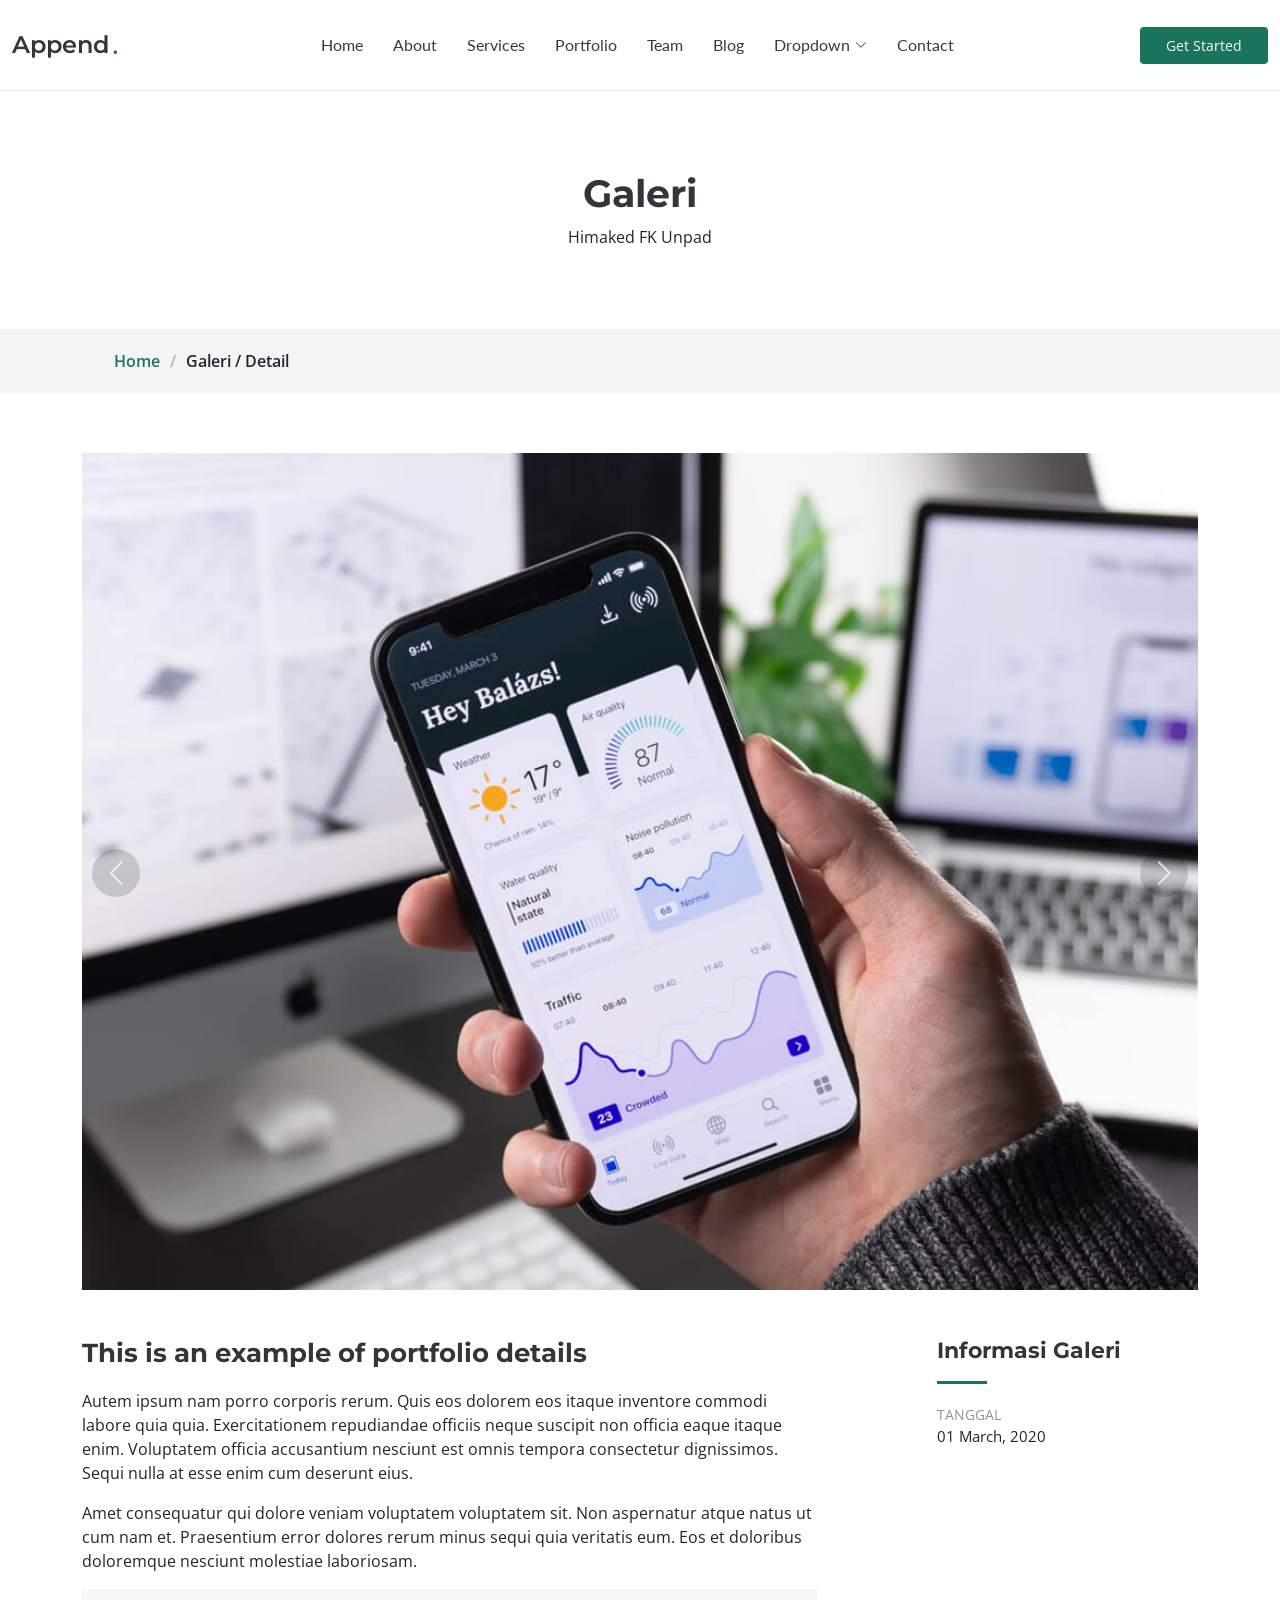
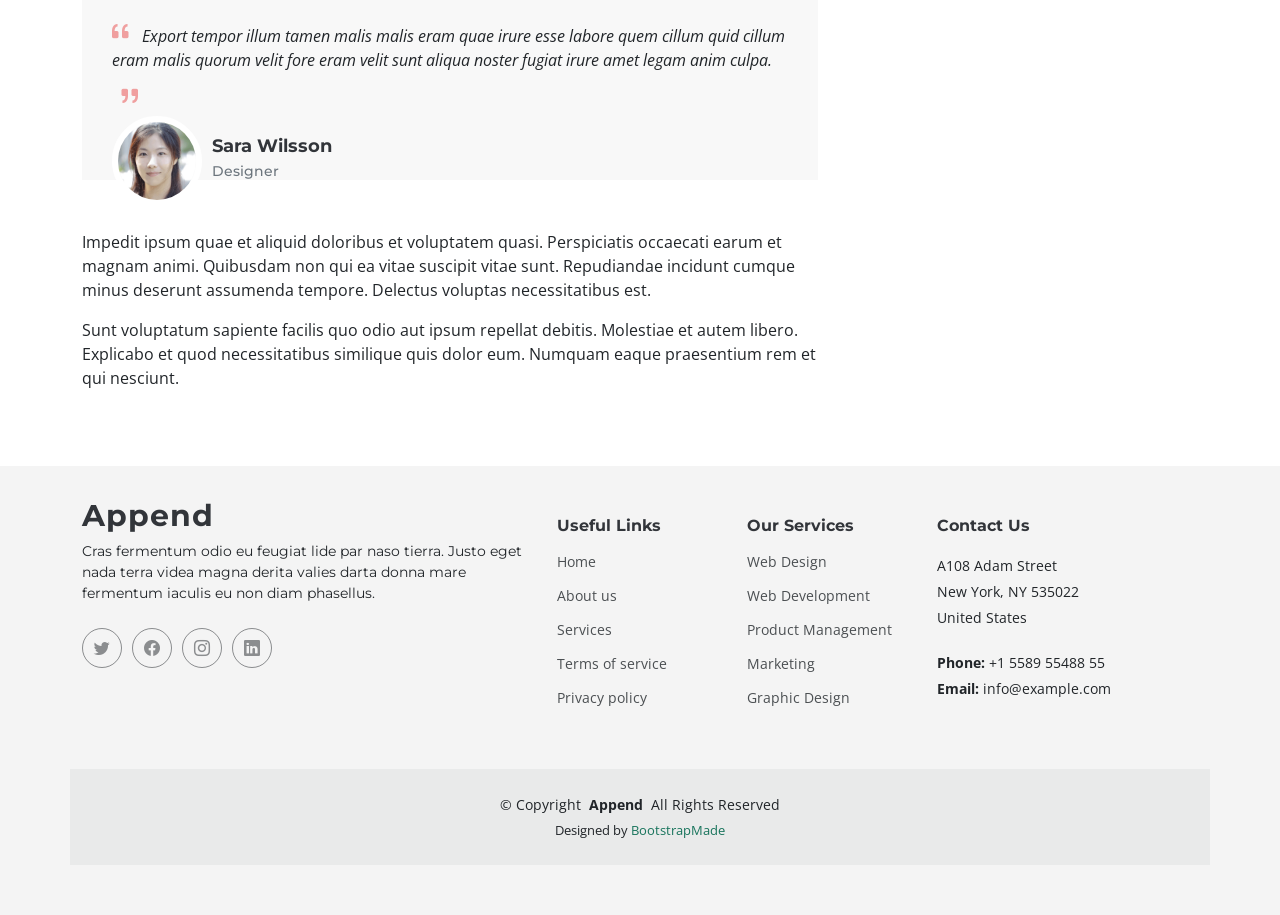
<file: portfolio-details.html>
<!DOCTYPE html>
<html lang="en">

<head>
  <meta charset="utf-8">
  <meta content="width=device-width, initial-scale=1.0" name="viewport">

  <title>Portfolio Details - Append Bootstrap Temlate</title>
  <meta content="" name="description">
  <meta content="" name="keywords">

  <!-- Favicons -->
  <link href="assets/img/favicon.png" rel="icon">
  <link href="assets/img/apple-touch-icon.png" rel="apple-touch-icon">

  <!-- Fonts -->
  <link href="https://fonts.googleapis.com" rel="preconnect">
  <link href="https://fonts.gstatic.com" rel="preconnect" crossorigin>
  <link href="https://fonts.googleapis.com/css2?family=Open+Sans:ital,wght@0,300;0,400;0,500;0,600;0,700;0,800;1,300;1,400;1,500;1,600;1,700;1,800&family=Montserrat:ital,wght@0,100;0,200;0,300;0,400;0,500;0,600;0,700;0,800;0,900;1,100;1,200;1,300;1,400;1,500;1,600;1,700;1,800;1,900&family=Lato:ital,wght@0,100;0,300;0,400;0,700;0,900;1,100;1,300;1,400;1,700;1,900&display=swap" rel="stylesheet">

  <!-- Vendor CSS Files -->
  <link href="assets/vendor/bootstrap/css/bootstrap.min.css" rel="stylesheet">
  <link href="assets/vendor/bootstrap-icons/bootstrap-icons.css" rel="stylesheet">
  <link href="assets/vendor/glightbox/css/glightbox.min.css" rel="stylesheet">
  <link href="assets/vendor/swiper/swiper-bundle.min.css" rel="stylesheet">
  <link href="assets/vendor/aos/aos.css" rel="stylesheet">

  <!-- Template Main CSS File -->
  <link href="assets/css/main.css" rel="stylesheet">

  <!-- =======================================================
  * Template Name: Append
  * Updated: Sep 18 2023 with Bootstrap v5.3.2
  * Template URL: https://bootstrapmade.com/append-bootstrap-website-template/
  * Author: BootstrapMade.com
  * License: https://bootstrapmade.com/license/
  ======================================================== -->
</head>

<body class="portfolio-details-page" data-bs-spy="scroll" data-bs-target="#navmenu">

  <!-- ======= Header ======= -->
  <header id="header" class="header sticky-top d-flex align-items-center">
    <div class="container-fluid d-flex align-items-center justify-content-between">

      <a href="index.html" class="logo d-flex align-items-center me-auto me-xl-0">
        <!-- Uncomment the line below if you also wish to use an image logo -->
        <!-- <img src="assets/img/logo.png" alt=""> -->
        <h1>Append</h1>
        <span>.</span>
      </a>

      <!-- Nav Menu -->
      <nav id="navmenu" class="navmenu">
        <ul>
          <li><a href="index.html#hero">Home</a></li>
          <li><a href="index.html#about">About</a></li>
          <li><a href="index.html#services">Services</a></li>
          <li><a href="index.html#portfolio">Portfolio</a></li>
          <li><a href="index.html#team">Team</a></li>
          <li><a href="blog.html">Blog</a></li>
          <li class="dropdown has-dropdown"><a href="#"><span>Dropdown</span> <i class="bi bi-chevron-down"></i></a>
            <ul class="dd-box-shadow">
              <li><a href="#">Dropdown 1</a></li>
              <li class="dropdown has-dropdown"><a href="#"><span>Deep Dropdown</span> <i class="bi bi-chevron-down"></i></a>
                <ul class="dd-box-shadow">
                  <li><a href="#">Deep Dropdown 1</a></li>
                  <li><a href="#">Deep Dropdown 2</a></li>
                  <li><a href="#">Deep Dropdown 3</a></li>
                  <li><a href="#">Deep Dropdown 4</a></li>
                  <li><a href="#">Deep Dropdown 5</a></li>
                </ul>
              </li>
              <li><a href="#">Dropdown 2</a></li>
              <li><a href="#">Dropdown 3</a></li>
              <li><a href="#">Dropdown 4</a></li>
            </ul>
          </li>
          <li><a href="index.html#contact">Contact</a></li>
        </ul>

        <i class="mobile-nav-toggle d-xl-none bi bi-list"></i>
      </nav><!-- End Nav Menu -->

      <a class="btn-getstarted" href="index.html#about">Get Started</a>

    </div>
  </header><!-- End Header -->

  <main id="main">

    <!-- Portfolio Details Page Title & Breadcrumbs -->
    <div data-aos="fade" class="page-title">
      <div class="heading">
        <div class="container">
          <div class="row d-flex justify-content-center text-center">
            <div class="col-lg-8">
              <h1>Galeri</h1>
              <p class="mb-0">Himaked FK Unpad</p>
            </div>
          </div>
        </div>
      </div>
      <nav class="breadcrumbs">
        <div class="container">
          <ol>
            <li><a href="index.html">Home</a></li>
            <li class="current">Galeri / Detail</li>
          </ol>
        </div>
      </nav>
    </div><!-- End Page Title -->

    <!-- Portfolio-details Section - Portfolio Details Page -->
    <section id="portfolio-details" class="portfolio-details">

      <div class="container" data-aos="fade-up">

        <div class="portfolio-details-slider swiper">
          <template class="swiper-config">
            {
            "loop": true,
            "speed" : 600,
            "autoplay": {
            "delay": 5000
            },
            "slidesPerView": "auto",
            "navigation": {
            "nextEl": ".swiper-button-next",
            "prevEl": ".swiper-button-prev"
            }
            }
          </template>
          <div class="swiper-wrapper align-items-center">

            <div class="swiper-slide">
              <img src="assets/img/portfolio/app-1.jpg" alt="">
            </div>

            <div class="swiper-slide">
              <img src="assets/img/portfolio/product-1.jpg" alt="">
            </div>

            <div class="swiper-slide">
              <img src="assets/img/portfolio/branding-1.jpg" alt="">
            </div>

            <div class="swiper-slide">
              <img src="assets/img/portfolio/books-1.jpg" alt="">
            </div>

          </div>
          <div class="swiper-button-prev"></div>
          <div class="swiper-button-next"></div>
        </div>

        <div class="row justify-content-between gy-4 mt-4">

          <div class="col-lg-8" data-aos="fade-up">
            <div class="portfolio-description">
              <h2>This is an example of portfolio details</h2>
              <p>
                Autem ipsum nam porro corporis rerum. Quis eos dolorem eos itaque inventore commodi labore quia quia. Exercitationem repudiandae officiis neque suscipit non officia eaque itaque enim. Voluptatem officia accusantium nesciunt est omnis tempora consectetur dignissimos. Sequi nulla at esse enim cum deserunt eius.
              </p>
              <p>
                Amet consequatur qui dolore veniam voluptatem voluptatem sit. Non aspernatur atque natus ut cum nam et. Praesentium error dolores rerum minus sequi quia veritatis eum. Eos et doloribus doloremque nesciunt molestiae laboriosam.
              </p>

              <div class="testimonial-item">
                <p>
                  <i class="bi bi-quote quote-icon-left"></i>
                  <span>Export tempor illum tamen malis malis eram quae irure esse labore quem cillum quid cillum eram malis quorum velit fore eram velit sunt aliqua noster fugiat irure amet legam anim culpa.</span>
                  <i class="bi bi-quote quote-icon-right"></i>
                </p>
                <div>
                  <img src="assets/img/testimonials/testimonials-2.jpg" class="testimonial-img" alt="">
                  <h3>Sara Wilsson</h3>
                  <h4>Designer</h4>
                </div>
              </div>

              <p>
                Impedit ipsum quae et aliquid doloribus et voluptatem quasi. Perspiciatis occaecati earum et magnam animi. Quibusdam non qui ea vitae suscipit vitae sunt. Repudiandae incidunt cumque minus deserunt assumenda tempore. Delectus voluptas necessitatibus est.
              </p>

              <p>
                Sunt voluptatum sapiente facilis quo odio aut ipsum repellat debitis. Molestiae et autem libero. Explicabo et quod necessitatibus similique quis dolor eum. Numquam eaque praesentium rem et qui nesciunt.
              </p>

            </div>
          </div>

          <div class="col-lg-3" data-aos="fade-up" data-aos-delay="100">
            <div class="portfolio-info">
              <h3>Informasi Galeri</h3>
              <ul>
                <li><strong>Tanggal</strong> 01 March, 2020</li>
              </ul>
            </div>
          </div>

        </div>

      </div>

    </section><!-- End Portfolio-details Section -->

  </main>

  <!-- ======= Footer ======= -->
  <footer id="footer" class="footer">

    <div class="container footer-top">
      <div class="row gy-4">
        <div class="col-lg-5 col-md-12 footer-about">
          <a href="index.html" class="logo d-flex align-items-center">
            <span>Append</span>
          </a>
          <p>Cras fermentum odio eu feugiat lide par naso tierra. Justo eget nada terra videa magna derita valies darta donna mare fermentum iaculis eu non diam phasellus.</p>
          <div class="social-links d-flex mt-4">
            <a href=""><i class="bi bi-twitter"></i></a>
            <a href=""><i class="bi bi-facebook"></i></a>
            <a href=""><i class="bi bi-instagram"></i></a>
            <a href=""><i class="bi bi-linkedin"></i></a>
          </div>
        </div>

        <div class="col-lg-2 col-6 footer-links">
          <h4>Useful Links</h4>
          <ul>
            <li><a href="#">Home</a></li>
            <li><a href="#">About us</a></li>
            <li><a href="#">Services</a></li>
            <li><a href="#">Terms of service</a></li>
            <li><a href="#">Privacy policy</a></li>
          </ul>
        </div>

        <div class="col-lg-2 col-6 footer-links">
          <h4>Our Services</h4>
          <ul>
            <li><a href="#">Web Design</a></li>
            <li><a href="#">Web Development</a></li>
            <li><a href="#">Product Management</a></li>
            <li><a href="#">Marketing</a></li>
            <li><a href="#">Graphic Design</a></li>
          </ul>
        </div>

        <div class="col-lg-3 col-md-12 footer-contact text-center text-md-start">
          <h4>Contact Us</h4>
          <p>A108 Adam Street</p>
          <p>New York, NY 535022</p>
          <p>United States</p>
          <p class="mt-4"><strong>Phone:</strong> <span>+1 5589 55488 55</span></p>
          <p><strong>Email:</strong> <span>info@example.com</span></p>
        </div>

      </div>
    </div>

    <div class="container copyright text-center mt-4">
      <p>&copy; <span>Copyright</span> <strong class="px-1">Append</strong> <span>All Rights Reserved</span></p>
      <div class="credits">
        <!-- All the links in the footer should remain intact. -->
        <!-- You can delete the links only if you've purchased the pro version. -->
        <!-- Licensing information: https://bootstrapmade.com/license/ -->
        <!-- Purchase the pro version with working PHP/AJAX contact form: [buy-url] -->
        Designed by <a href="https://bootstrapmade.com/">BootstrapMade</a>
      </div>
    </div>

  </footer><!-- End Footer -->

  <!-- Scroll Top Button -->
  <a href="#" id="scroll-top" class="scroll-top d-flex align-items-center justify-content-center"><i class="bi bi-arrow-up-short"></i></a>

  <!-- Preloader -->
  <div id="preloader">
    <div></div>
    <div></div>
    <div></div>
    <div></div>
  </div>

  <!-- Vendor JS Files -->
  <script src="assets/vendor/bootstrap/js/bootstrap.bundle.min.js"></script>
  <script src="assets/vendor/glightbox/js/glightbox.min.js"></script>
  <script src="assets/vendor/purecounter/purecounter_vanilla.js"></script>
  <script src="assets/vendor/isotope-layout/isotope.pkgd.min.js"></script>
  <script src="assets/vendor/swiper/swiper-bundle.min.js"></script>
  <script src="assets/vendor/aos/aos.js"></script>
  <script src="assets/vendor/php-email-form/validate.js"></script>

  <!-- Template Main JS File -->
  <script src="assets/js/main.js"></script>

</body>

</html>
</file>
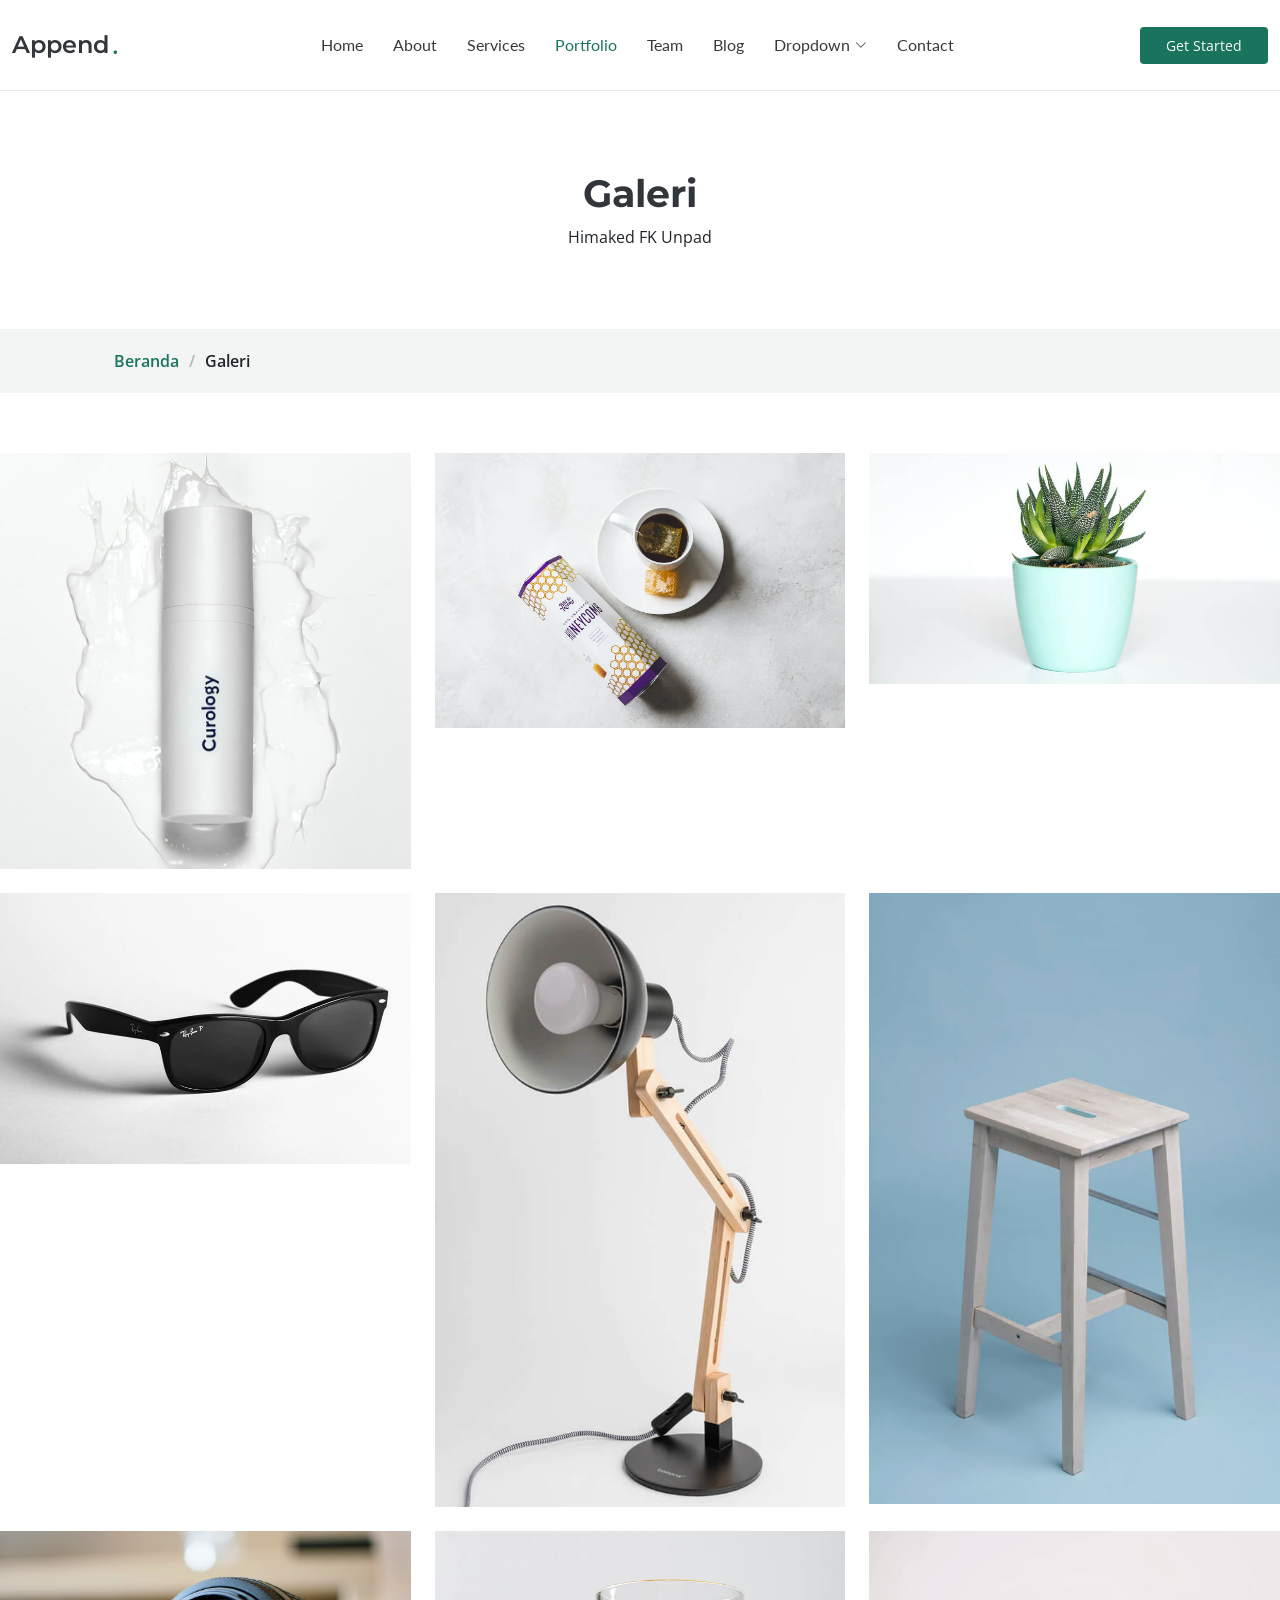
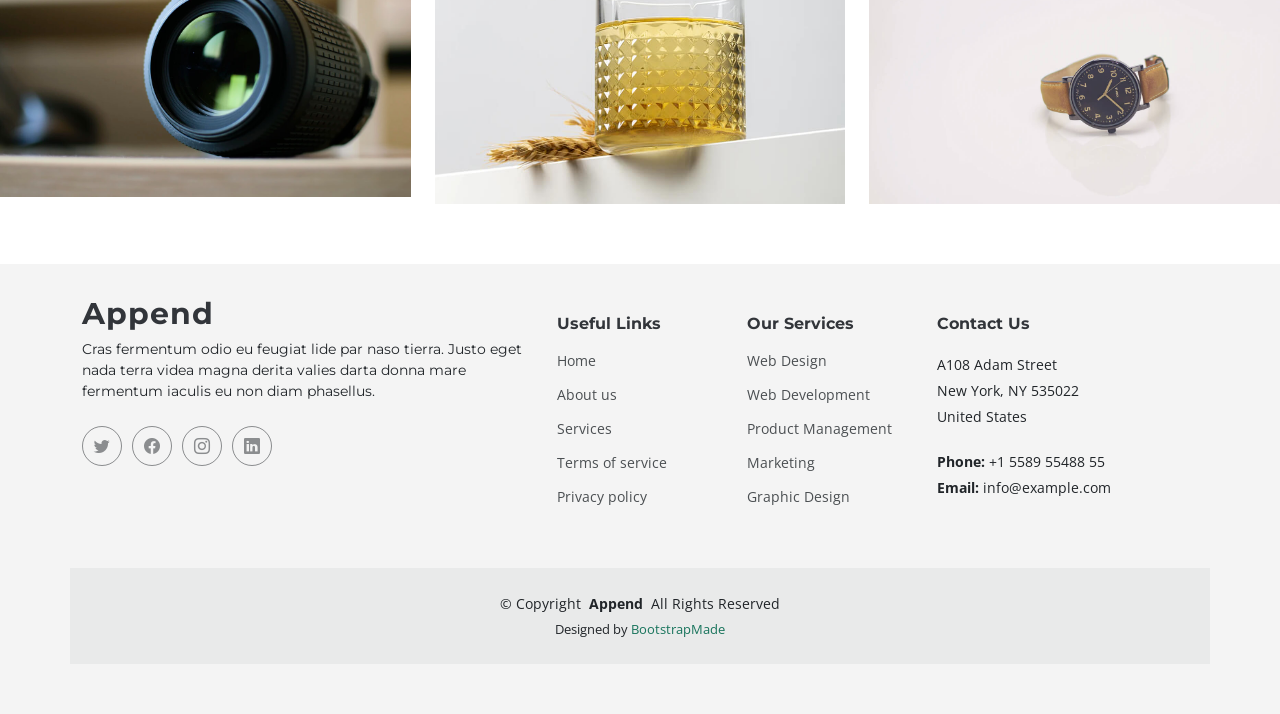
<file: portofolio.html>
<!DOCTYPE html>
<html lang="en">

<head>
  <meta charset="utf-8">
  <meta content="width=device-width, initial-scale=1.0" name="viewport">

  <title>Blog - Append Bootstrap Temlate</title>
  <meta content="" name="description">
  <meta content="" name="keywords">

  <!-- Favicons -->
  <link href="assets/img/favicon.png" rel="icon">
  <link href="assets/img/apple-touch-icon.png" rel="apple-touch-icon">

  <!-- Fonts -->
  <link href="https://fonts.googleapis.com" rel="preconnect">
  <link href="https://fonts.gstatic.com" rel="preconnect" crossorigin>
  <link href="https://fonts.googleapis.com/css2?family=Open+Sans:ital,wght@0,300;0,400;0,500;0,600;0,700;0,800;1,300;1,400;1,500;1,600;1,700;1,800&family=Montserrat:ital,wght@0,100;0,200;0,300;0,400;0,500;0,600;0,700;0,800;0,900;1,100;1,200;1,300;1,400;1,500;1,600;1,700;1,800;1,900&family=Lato:ital,wght@0,100;0,300;0,400;0,700;0,900;1,100;1,300;1,400;1,700;1,900&display=swap" rel="stylesheet">

  <!-- Vendor CSS Files -->
  <link href="assets/vendor/bootstrap/css/bootstrap.min.css" rel="stylesheet">
  <link href="assets/vendor/bootstrap-icons/bootstrap-icons.css" rel="stylesheet">
  <link href="assets/vendor/glightbox/css/glightbox.min.css" rel="stylesheet">
  <link href="assets/vendor/swiper/swiper-bundle.min.css" rel="stylesheet">
  <link href="assets/vendor/aos/aos.css" rel="stylesheet">

  <!-- Template Main CSS File -->
  <link href="assets/css/main.css" rel="stylesheet">

  <!-- =======================================================
  * Template Name: Append
  * Updated: Sep 18 2023 with Bootstrap v5.3.2
  * Template URL: https://bootstrapmade.com/append-bootstrap-website-template/
  * Author: BootstrapMade.com
  * License: https://bootstrapmade.com/license/
  ======================================================== -->
</head>

<body class="blog-page" data-bs-spy="scroll" data-bs-target="#navmenu">

  <!-- ======= Header ======= -->
  <header id="header" class="header sticky-top d-flex align-items-center">
    <div class="container-fluid d-flex align-items-center justify-content-between">

      <a href="index.html" class="logo d-flex align-items-center me-auto me-xl-0">
        <!-- Uncomment the line below if you also wish to use an image logo -->
        <!-- <img src="assets/img/logo.png" alt=""> -->
        <h1>Append</h1>
        <span>.</span>
      </a>

      <!-- Nav Menu -->
      <nav id="navmenu" class="navmenu">
        <ul>
          <li><a href="index.html#hero">Home</a></li>
          <li><a href="index.html#about">About</a></li>
          <li><a href="index.html#services">Services</a></li>
          <li><a href="index.html#portfolio">Portfolio</a></li>
          <li><a href="index.html#team">Team</a></li>
          <li><a href="blog.html" class="active">Blog</a></li>
          <li class="dropdown has-dropdown"><a href="#"><span>Dropdown</span> <i class="bi bi-chevron-down"></i></a>
            <ul class="dd-box-shadow">
              <li><a href="#">Dropdown 1</a></li>
              <li class="dropdown has-dropdown"><a href="#"><span>Deep Dropdown</span> <i class="bi bi-chevron-down"></i></a>
                <ul class="dd-box-shadow">
                  <li><a href="#">Deep Dropdown 1</a></li>
                  <li><a href="#">Deep Dropdown 2</a></li>
                  <li><a href="#">Deep Dropdown 3</a></li>
                  <li><a href="#">Deep Dropdown 4</a></li>
                  <li><a href="#">Deep Dropdown 5</a></li>
                </ul>
              </li>
              <li><a href="#">Dropdown 2</a></li>
              <li><a href="#">Dropdown 3</a></li>
              <li><a href="#">Dropdown 4</a></li>
            </ul>
          </li>
          <li><a href="index.html#contact">Contact</a></li>
        </ul>

        <i class="mobile-nav-toggle d-xl-none bi bi-list"></i>
      </nav><!-- End Nav Menu -->

      <a class="btn-getstarted" href="index.html#about">Get Started</a>

    </div>
  </header><!-- End Header -->

  <main id="main">

    <!-- Blog Page Title & Breadcrumbs -->
    <div data-aos="fade" class="page-title">
      <div class="heading">
        <div class="container">
          <div class="row d-flex justify-content-center text-center">
            <div class="col-lg-8">
              <h1>Galeri</h1>
              <p class="mb-0">Himaked FK Unpad</p>
            </div>
          </div>
        </div>
      </div>
      <nav class="breadcrumbs">
        <div class="container">
          <ol>
            <li><a href="index.html">Beranda</a></li>
            <li class="current">Galeri</li>
          </ol>
        </div>
      </nav>
    </div>
    <!-- End Page Title -->

    <!-- Portfolio Section - Home Page -->
    <section id="portfolio" class="portfolio">

          <div class="row gy-4 isotope-container" data-aos="fade-up" data-aos-delay="200">

            <div class="col-lg-4 col-md-6 portfolio-item isotope-item filter-app">
              <img src="assets/img/masonry-portfolio/masonry-portfolio-1.jpg" class="img-fluid" alt="">
              <div class="portfolio-info">
                <h4>App 1</h4>
                <p>Lorem ipsum, dolor sit</p>
                <a href="assets/img/masonry-portfolio/masonry-portfolio-1.jpg" title="App 1" data-gallery="portfolio-gallery-app" class="glightbox preview-link"><i class="bi bi-zoom-in"></i></a>
                <a href="portfolio-details.html" title="More Details" class="details-link"><i class="bi bi-link-45deg"></i></a>
              </div>
            </div><!-- End Portfolio Item -->

            <div class="col-lg-4 col-md-6 portfolio-item isotope-item filter-product">
              <img src="assets/img/masonry-portfolio/masonry-portfolio-2.jpg" class="img-fluid" alt="">
              <div class="portfolio-info">
                <h4>Product 1</h4>
                <p>Lorem ipsum, dolor sit</p>
                <a href="assets/img/masonry-portfolio/masonry-portfolio-2.jpg" title="Product 1" data-gallery="portfolio-gallery-product" class="glightbox preview-link"><i class="bi bi-zoom-in"></i></a>
                <a href="portfolio-details.html" title="More Details" class="details-link"><i class="bi bi-link-45deg"></i></a>
              </div>
            </div><!-- End Portfolio Item -->

            <div class="col-lg-4 col-md-6 portfolio-item isotope-item filter-branding">
              <img src="assets/img/masonry-portfolio/masonry-portfolio-3.jpg" class="img-fluid" alt="">
              <div class="portfolio-info">
                <h4>Branding 1</h4>
                <p>Lorem ipsum, dolor sit</p>
                <a href="assets/img/masonry-portfolio/masonry-portfolio-3.jpg" title="Branding 1" data-gallery="portfolio-gallery-branding" class="glightbox preview-link"><i class="bi bi-zoom-in"></i></a>
                <a href="portfolio-details.html" title="More Details" class="details-link"><i class="bi bi-link-45deg"></i></a>
              </div>
            </div><!-- End Portfolio Item -->

            <div class="col-lg-4 col-md-6 portfolio-item isotope-item filter-app">
              <img src="assets/img/masonry-portfolio/masonry-portfolio-4.jpg" class="img-fluid" alt="">
              <div class="portfolio-info">
                <h4>App 2</h4>
                <p>Lorem ipsum, dolor sit</p>
                <a href="assets/img/masonry-portfolio/masonry-portfolio-4.jpg" title="App 2" data-gallery="portfolio-gallery-app" class="glightbox preview-link"><i class="bi bi-zoom-in"></i></a>
                <a href="portfolio-details.html" title="More Details" class="details-link"><i class="bi bi-link-45deg"></i></a>
              </div>
            </div><!-- End Portfolio Item -->

            <div class="col-lg-4 col-md-6 portfolio-item isotope-item filter-product">
              <img src="assets/img/masonry-portfolio/masonry-portfolio-5.jpg" class="img-fluid" alt="">
              <div class="portfolio-info">
                <h4>Product 2</h4>
                <p>Lorem ipsum, dolor sit</p>
                <a href="assets/img/masonry-portfolio/masonry-portfolio-5.jpg" title="Product 2" data-gallery="portfolio-gallery-product" class="glightbox preview-link"><i class="bi bi-zoom-in"></i></a>
                <a href="portfolio-details.html" title="More Details" class="details-link"><i class="bi bi-link-45deg"></i></a>
              </div>
            </div><!-- End Portfolio Item -->

            <div class="col-lg-4 col-md-6 portfolio-item isotope-item filter-branding">
              <img src="assets/img/masonry-portfolio/masonry-portfolio-6.jpg" class="img-fluid" alt="">
              <div class="portfolio-info">
                <h4>Branding 2</h4>
                <p>Lorem ipsum, dolor sit</p>
                <a href="assets/img/masonry-portfolio/masonry-portfolio-6.jpg" title="Branding 2" data-gallery="portfolio-gallery-branding" class="glightbox preview-link"><i class="bi bi-zoom-in"></i></a>
                <a href="portfolio-details.html" title="More Details" class="details-link"><i class="bi bi-link-45deg"></i></a>
              </div>
            </div><!-- End Portfolio Item -->

            <div class="col-lg-4 col-md-6 portfolio-item isotope-item filter-app">
              <img src="assets/img/masonry-portfolio/masonry-portfolio-7.jpg" class="img-fluid" alt="">
              <div class="portfolio-info">
                <h4>App 3</h4>
                <p>Lorem ipsum, dolor sit</p>
                <a href="assets/img/masonry-portfolio/masonry-portfolio-7.jpg" title="App 3" data-gallery="portfolio-gallery-app" class="glightbox preview-link"><i class="bi bi-zoom-in"></i></a>
                <a href="portfolio-details.html" title="More Details" class="details-link"><i class="bi bi-link-45deg"></i></a>
              </div>
            </div><!-- End Portfolio Item -->

            <div class="col-lg-4 col-md-6 portfolio-item isotope-item filter-product">
              <img src="assets/img/masonry-portfolio/masonry-portfolio-8.jpg" class="img-fluid" alt="">
              <div class="portfolio-info">
                <h4>Product 3</h4>
                <p>Lorem ipsum, dolor sit</p>
                <a href="assets/img/masonry-portfolio/masonry-portfolio-8.jpg" title="Product 3" data-gallery="portfolio-gallery-product" class="glightbox preview-link"><i class="bi bi-zoom-in"></i></a>
                <a href="portfolio-details.html" title="More Details" class="details-link"><i class="bi bi-link-45deg"></i></a>
              </div>
            </div><!-- End Portfolio Item -->

            <div class="col-lg-4 col-md-6 portfolio-item isotope-item filter-branding">
              <img src="assets/img/masonry-portfolio/masonry-portfolio-9.jpg" class="img-fluid" alt="">
              <div class="portfolio-info">
                <h4>Branding 3</h4>
                <p>Lorem ipsum, dolor sit</p>
                <a href="assets/img/masonry-portfolio/masonry-portfolio-9.jpg" title="Branding 2" data-gallery="portfolio-gallery-branding" class="glightbox preview-link"><i class="bi bi-zoom-in"></i></a>
                <a href="portfolio-details.html" title="More Details" class="details-link"><i class="bi bi-link-45deg"></i></a>
              </div>
            </div><!-- End Portfolio Item -->

          </div><!-- End Portfolio Container -->

        </div>

      </div>

    </section><!-- End Portfolio Section -->

  </main>

  <!-- ======= Footer ======= -->
  <footer id="footer" class="footer">

    <div class="container footer-top">
      <div class="row gy-4">
        <div class="col-lg-5 col-md-12 footer-about">
          <a href="index.html" class="logo d-flex align-items-center">
            <span>Append</span>
          </a>
          <p>Cras fermentum odio eu feugiat lide par naso tierra. Justo eget nada terra videa magna derita valies darta donna mare fermentum iaculis eu non diam phasellus.</p>
          <div class="social-links d-flex mt-4">
            <a href=""><i class="bi bi-twitter"></i></a>
            <a href=""><i class="bi bi-facebook"></i></a>
            <a href=""><i class="bi bi-instagram"></i></a>
            <a href=""><i class="bi bi-linkedin"></i></a>
          </div>
        </div>

        <div class="col-lg-2 col-6 footer-links">
          <h4>Useful Links</h4>
          <ul>
            <li><a href="#">Home</a></li>
            <li><a href="#">About us</a></li>
            <li><a href="#">Services</a></li>
            <li><a href="#">Terms of service</a></li>
            <li><a href="#">Privacy policy</a></li>
          </ul>
        </div>

        <div class="col-lg-2 col-6 footer-links">
          <h4>Our Services</h4>
          <ul>
            <li><a href="#">Web Design</a></li>
            <li><a href="#">Web Development</a></li>
            <li><a href="#">Product Management</a></li>
            <li><a href="#">Marketing</a></li>
            <li><a href="#">Graphic Design</a></li>
          </ul>
        </div>

        <div class="col-lg-3 col-md-12 footer-contact text-center text-md-start">
          <h4>Contact Us</h4>
          <p>A108 Adam Street</p>
          <p>New York, NY 535022</p>
          <p>United States</p>
          <p class="mt-4"><strong>Phone:</strong> <span>+1 5589 55488 55</span></p>
          <p><strong>Email:</strong> <span>info@example.com</span></p>
        </div>

      </div>
    </div>

    <div class="container copyright text-center mt-4">
      <p>&copy; <span>Copyright</span> <strong class="px-1">Append</strong> <span>All Rights Reserved</span></p>
      <div class="credits">
        <!-- All the links in the footer should remain intact. -->
        <!-- You can delete the links only if you've purchased the pro version. -->
        <!-- Licensing information: https://bootstrapmade.com/license/ -->
        <!-- Purchase the pro version with working PHP/AJAX contact form: [buy-url] -->
        Designed by <a href="https://bootstrapmade.com/">BootstrapMade</a>
      </div>
    </div>

  </footer><!-- End Footer -->

  <!-- Scroll Top Button -->
  <a href="#" id="scroll-top" class="scroll-top d-flex align-items-center justify-content-center"><i class="bi bi-arrow-up-short"></i></a>

  <!-- Preloader -->
  <div id="preloader">
    <div></div>
    <div></div>
    <div></div>
    <div></div>
  </div>

  <!-- Vendor JS Files -->
  <script src="assets/vendor/bootstrap/js/bootstrap.bundle.min.js"></script>
  <script src="assets/vendor/glightbox/js/glightbox.min.js"></script>
  <script src="assets/vendor/purecounter/purecounter_vanilla.js"></script>
  <script src="assets/vendor/isotope-layout/isotope.pkgd.min.js"></script>
  <script src="assets/vendor/swiper/swiper-bundle.min.js"></script>
  <script src="assets/vendor/aos/aos.js"></script>
  <script src="assets/vendor/php-email-form/validate.js"></script>

  <!-- Template Main JS File -->
  <script src="assets/js/main.js"></script>

</body>

</html>
</file>
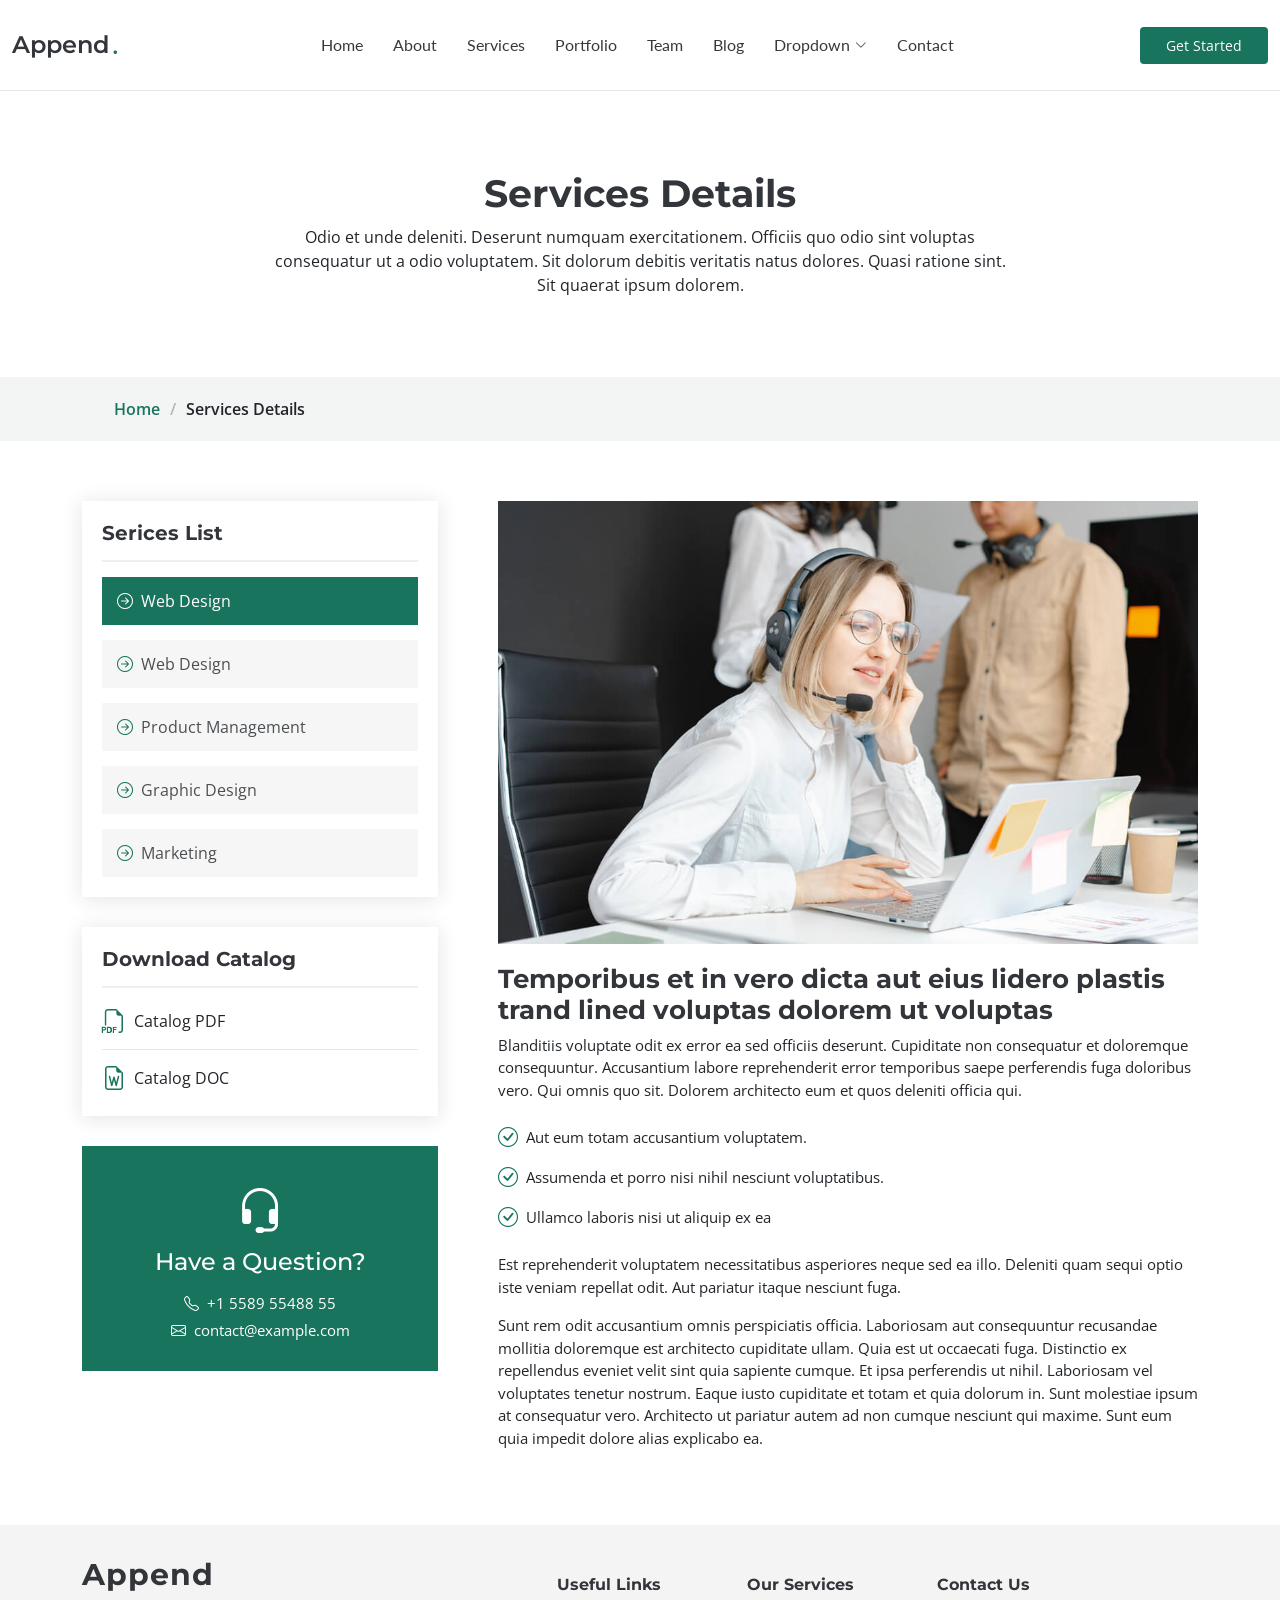
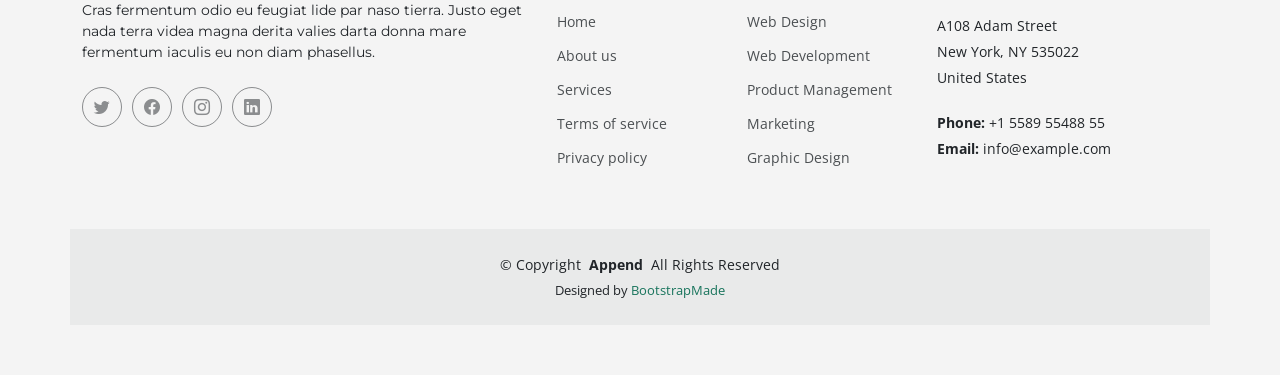
<file: services-details.html>
<!DOCTYPE html>
<html lang="en">

<head>
  <meta charset="utf-8">
  <meta content="width=device-width, initial-scale=1.0" name="viewport">

  <title>Services Details - Append Bootstrap Temlate</title>
  <meta content="" name="description">
  <meta content="" name="keywords">

  <!-- Favicons -->
  <link href="assets/img/favicon.png" rel="icon">
  <link href="assets/img/apple-touch-icon.png" rel="apple-touch-icon">

  <!-- Fonts -->
  <link href="https://fonts.googleapis.com" rel="preconnect">
  <link href="https://fonts.gstatic.com" rel="preconnect" crossorigin>
  <link href="https://fonts.googleapis.com/css2?family=Open+Sans:ital,wght@0,300;0,400;0,500;0,600;0,700;0,800;1,300;1,400;1,500;1,600;1,700;1,800&family=Montserrat:ital,wght@0,100;0,200;0,300;0,400;0,500;0,600;0,700;0,800;0,900;1,100;1,200;1,300;1,400;1,500;1,600;1,700;1,800;1,900&family=Lato:ital,wght@0,100;0,300;0,400;0,700;0,900;1,100;1,300;1,400;1,700;1,900&display=swap" rel="stylesheet">

  <!-- Vendor CSS Files -->
  <link href="assets/vendor/bootstrap/css/bootstrap.min.css" rel="stylesheet">
  <link href="assets/vendor/bootstrap-icons/bootstrap-icons.css" rel="stylesheet">
  <link href="assets/vendor/glightbox/css/glightbox.min.css" rel="stylesheet">
  <link href="assets/vendor/swiper/swiper-bundle.min.css" rel="stylesheet">
  <link href="assets/vendor/aos/aos.css" rel="stylesheet">

  <!-- Template Main CSS File -->
  <link href="assets/css/main.css" rel="stylesheet">

  <!-- =======================================================
  * Template Name: Append
  * Updated: Sep 18 2023 with Bootstrap v5.3.2
  * Template URL: https://bootstrapmade.com/append-bootstrap-website-template/
  * Author: BootstrapMade.com
  * License: https://bootstrapmade.com/license/
  ======================================================== -->
</head>

<body class="services-details-page" data-bs-spy="scroll" data-bs-target="#navmenu">

  <!-- ======= Header ======= -->
  <header id="header" class="header sticky-top d-flex align-items-center">
    <div class="container-fluid d-flex align-items-center justify-content-between">

      <a href="index.html" class="logo d-flex align-items-center me-auto me-xl-0">
        <!-- Uncomment the line below if you also wish to use an image logo -->
        <!-- <img src="assets/img/logo.png" alt=""> -->
        <h1>Append</h1>
        <span>.</span>
      </a>

      <!-- Nav Menu -->
      <nav id="navmenu" class="navmenu">
        <ul>
          <li><a href="index.html#hero">Home</a></li>
          <li><a href="index.html#about">About</a></li>
          <li><a href="index.html#services">Services</a></li>
          <li><a href="index.html#portfolio">Portfolio</a></li>
          <li><a href="index.html#team">Team</a></li>
          <li><a href="blog.html">Blog</a></li>
          <li class="dropdown has-dropdown"><a href="#"><span>Dropdown</span> <i class="bi bi-chevron-down"></i></a>
            <ul class="dd-box-shadow">
              <li><a href="#">Dropdown 1</a></li>
              <li class="dropdown has-dropdown"><a href="#"><span>Deep Dropdown</span> <i class="bi bi-chevron-down"></i></a>
                <ul class="dd-box-shadow">
                  <li><a href="#">Deep Dropdown 1</a></li>
                  <li><a href="#">Deep Dropdown 2</a></li>
                  <li><a href="#">Deep Dropdown 3</a></li>
                  <li><a href="#">Deep Dropdown 4</a></li>
                  <li><a href="#">Deep Dropdown 5</a></li>
                </ul>
              </li>
              <li><a href="#">Dropdown 2</a></li>
              <li><a href="#">Dropdown 3</a></li>
              <li><a href="#">Dropdown 4</a></li>
            </ul>
          </li>
          <li><a href="index.html#contact">Contact</a></li>
        </ul>

        <i class="mobile-nav-toggle d-xl-none bi bi-list"></i>
      </nav><!-- End Nav Menu -->

      <a class="btn-getstarted" href="index.html#about">Get Started</a>

    </div>
  </header><!-- End Header -->

  <main id="main">

    <!-- Services Details Page Title & Breadcrumbs -->
    <div data-aos="fade" class="page-title">
      <div class="heading">
        <div class="container">
          <div class="row d-flex justify-content-center text-center">
            <div class="col-lg-8">
              <h1>Services Details</h1>
              <p class="mb-0">Odio et unde deleniti. Deserunt numquam exercitationem. Officiis quo odio sint voluptas consequatur ut a odio voluptatem. Sit dolorum debitis veritatis natus dolores. Quasi ratione sint. Sit quaerat ipsum dolorem.</p>
            </div>
          </div>
        </div>
      </div>
      <nav class="breadcrumbs">
        <div class="container">
          <ol>
            <li><a href="index.html">Home</a></li>
            <li class="current">Services Details</li>
          </ol>
        </div>
      </nav>
    </div><!-- End Page Title -->

    <!-- Service-details Section - Services Details Page -->
    <section id="service-details" class="service-details">

      <div class="container">

        <div class="row gy-5">

          <div class="col-lg-4" data-aos="fade-up" data-aos-delay="100">

            <div class="service-box">
              <h4>Serices List</h4>
              <div class="services-list">
                <a href="#" class="active"><i class="bi bi-arrow-right-circle"></i><span>Web Design</span></a>
                <a href="#"><i class="bi bi-arrow-right-circle"></i><span>Web Design</span></a>
                <a href="#"><i class="bi bi-arrow-right-circle"></i><span>Product Management</span></a>
                <a href="#"><i class="bi bi-arrow-right-circle"></i><span>Graphic Design</span></a>
                <a href="#"><i class="bi bi-arrow-right-circle"></i><span>Marketing</span></a>
              </div>
            </div><!-- End Services List -->

            <div class="service-box">
              <h4>Download Catalog</h4>
              <div class="download-catalog">
                <a href="#"><i class="bi bi-filetype-pdf"></i><span>Catalog PDF</span></a>
                <a href="#"><i class="bi bi-file-earmark-word"></i><span>Catalog DOC</span></a>
              </div>
            </div><!-- End Services List -->

            <div class="help-box d-flex flex-column justify-content-center align-items-center">
              <i class="bi bi-headset help-icon"></i>
              <h4>Have a Question?</h4>
              <p class="d-flex align-items-center mt-2 mb-0"><i class="bi bi-telephone me-2"></i> <span>+1 5589 55488 55</span></p>
              <p class="d-flex align-items-center mt-1 mb-0"><i class="bi bi-envelope me-2"></i> <a href="mailto:contact@example.com">contact@example.com</a></span></p>
            </div>

          </div>

          <div class="col-lg-8 ps-lg-5" data-aos="fade-up" data-aos-delay="200">
            <img src="assets/img/services.jpg" alt="" class="img-fluid services-img">
            <h3>Temporibus et in vero dicta aut eius lidero plastis trand lined voluptas dolorem ut voluptas</h3>
            <p>
              Blanditiis voluptate odit ex error ea sed officiis deserunt. Cupiditate non consequatur et doloremque consequuntur. Accusantium labore reprehenderit error temporibus saepe perferendis fuga doloribus vero. Qui omnis quo sit. Dolorem architecto eum et quos deleniti officia qui.
            </p>
            <ul>
              <li><i class="bi bi-check-circle"></i> <span>Aut eum totam accusantium voluptatem.</span></li>
              <li><i class="bi bi-check-circle"></i> <span>Assumenda et porro nisi nihil nesciunt voluptatibus.</span></li>
              <li><i class="bi bi-check-circle"></i> <span>Ullamco laboris nisi ut aliquip ex ea</span></li>
            </ul>
            <p>
              Est reprehenderit voluptatem necessitatibus asperiores neque sed ea illo. Deleniti quam sequi optio iste veniam repellat odit. Aut pariatur itaque nesciunt fuga.
            </p>
            <p>
              Sunt rem odit accusantium omnis perspiciatis officia. Laboriosam aut consequuntur recusandae mollitia doloremque est architecto cupiditate ullam. Quia est ut occaecati fuga. Distinctio ex repellendus eveniet velit sint quia sapiente cumque. Et ipsa perferendis ut nihil. Laboriosam vel voluptates tenetur nostrum. Eaque iusto cupiditate et totam et quia dolorum in. Sunt molestiae ipsum at consequatur vero. Architecto ut pariatur autem ad non cumque nesciunt qui maxime. Sunt eum quia impedit dolore alias explicabo ea.
            </p>
          </div>

        </div>

      </div>

    </section><!-- End Service-details Section -->

  </main>

  <!-- ======= Footer ======= -->
  <footer id="footer" class="footer">

    <div class="container footer-top">
      <div class="row gy-4">
        <div class="col-lg-5 col-md-12 footer-about">
          <a href="index.html" class="logo d-flex align-items-center">
            <span>Append</span>
          </a>
          <p>Cras fermentum odio eu feugiat lide par naso tierra. Justo eget nada terra videa magna derita valies darta donna mare fermentum iaculis eu non diam phasellus.</p>
          <div class="social-links d-flex mt-4">
            <a href=""><i class="bi bi-twitter"></i></a>
            <a href=""><i class="bi bi-facebook"></i></a>
            <a href=""><i class="bi bi-instagram"></i></a>
            <a href=""><i class="bi bi-linkedin"></i></a>
          </div>
        </div>

        <div class="col-lg-2 col-6 footer-links">
          <h4>Useful Links</h4>
          <ul>
            <li><a href="#">Home</a></li>
            <li><a href="#">About us</a></li>
            <li><a href="#">Services</a></li>
            <li><a href="#">Terms of service</a></li>
            <li><a href="#">Privacy policy</a></li>
          </ul>
        </div>

        <div class="col-lg-2 col-6 footer-links">
          <h4>Our Services</h4>
          <ul>
            <li><a href="#">Web Design</a></li>
            <li><a href="#">Web Development</a></li>
            <li><a href="#">Product Management</a></li>
            <li><a href="#">Marketing</a></li>
            <li><a href="#">Graphic Design</a></li>
          </ul>
        </div>

        <div class="col-lg-3 col-md-12 footer-contact text-center text-md-start">
          <h4>Contact Us</h4>
          <p>A108 Adam Street</p>
          <p>New York, NY 535022</p>
          <p>United States</p>
          <p class="mt-4"><strong>Phone:</strong> <span>+1 5589 55488 55</span></p>
          <p><strong>Email:</strong> <span>info@example.com</span></p>
        </div>

      </div>
    </div>

    <div class="container copyright text-center mt-4">
      <p>&copy; <span>Copyright</span> <strong class="px-1">Append</strong> <span>All Rights Reserved</span></p>
      <div class="credits">
        <!-- All the links in the footer should remain intact. -->
        <!-- You can delete the links only if you've purchased the pro version. -->
        <!-- Licensing information: https://bootstrapmade.com/license/ -->
        <!-- Purchase the pro version with working PHP/AJAX contact form: [buy-url] -->
        Designed by <a href="https://bootstrapmade.com/">BootstrapMade</a>
      </div>
    </div>

  </footer><!-- End Footer -->

  <!-- Scroll Top Button -->
  <a href="#" id="scroll-top" class="scroll-top d-flex align-items-center justify-content-center"><i class="bi bi-arrow-up-short"></i></a>

  <!-- Preloader -->
  <div id="preloader">
    <div></div>
    <div></div>
    <div></div>
    <div></div>
  </div>

  <!-- Vendor JS Files -->
  <script src="assets/vendor/bootstrap/js/bootstrap.bundle.min.js"></script>
  <script src="assets/vendor/glightbox/js/glightbox.min.js"></script>
  <script src="assets/vendor/purecounter/purecounter_vanilla.js"></script>
  <script src="assets/vendor/isotope-layout/isotope.pkgd.min.js"></script>
  <script src="assets/vendor/swiper/swiper-bundle.min.js"></script>
  <script src="assets/vendor/aos/aos.js"></script>
  <script src="assets/vendor/php-email-form/validate.js"></script>

  <!-- Template Main JS File -->
  <script src="assets/js/main.js"></script>

</body>

</html>
</file>
<file: assets/css/main.css>
/**
* Template Name: Append
* Updated: Sep 18 2023 with Bootstrap v5.3.2
* Template URL: https://bootstrapmade.com/append-bootstrap-website-template/
* Author: BootstrapMade.com
* License: https://bootstrapmade.com/license/
*/

/*--------------------------------------------------------------
# Font & Color Variables
# Help: https://bootstrapmade.com/color-system/
--------------------------------------------------------------*/
/* Fonts */
:root {
  --default-font: "Open Sans", system-ui, -apple-system, "Segoe UI", Roboto, "Helvetica Neue", Arial, "Noto Sans", "Liberation Sans", sans-serif, "Apple Color Emoji", "Segoe UI Emoji", "Segoe UI Symbol", "Noto Color Emoji";
  --heading-font: "Montserrat", sans-serif;
  --nav-font: "Lato", sans-serif;
}

/* Global Colors */
:root {
  --background-color: #ffffff;
  --background-color-rgb: 255, 255, 255;
  --default-color: #212529;
  --default-color-rgb: 33, 37, 41;
  --primary-color: #18745C;
  --primary-color-rgb: 232, 69, 69;
  --secondary-color: #32353a;
  --secondary-color-rgb: 50, 53, 58;
  --contrast-color: #ffffff;
  --contrast-color-rgb: 255, 255, 255;
}

/* Nav Menu Colors */
:root {
  --nav-color: #3a3939;
  --nav-hover-color: #18745C;
  --nav-dropdown-color: #3a3939;
  --nav-dropdown-hover-color: #18745C;
  --nav-dropdown-background-color: #ffffff;
  --nav-mobile-background-color: #ffffff;
}

/* Smooth scroll */
:root {
  scroll-behavior: smooth;
}

/*--------------------------------------------------------------
# General
--------------------------------------------------------------*/
body {
  color: var(--default-color);
  background-color: var(--background-color);
  font-family: var(--default-font);
}

a {
  color: var(--primary-color);
  text-decoration: none;
  transition: 0.3s;
}

a:hover {
  color: rgba(var(--primary-color-rgb), 0.7);
  text-decoration: none;
}

h1,
h2,
h3,
h4,
h5,
h6 {
  color: var(--secondary-color);
  font-family: var(--heading-font);
}

section {
  color: var(--default-color);
  background-color: var(--background-color);
  padding: 60px 0;
  overflow: clip;
}

/*--------------------------------------------------------------
# Section Title
--------------------------------------------------------------*/
.section-title {
  text-align: center;
  padding-bottom: 60px;
}

.section-title h2 {
  font-size: 32px;
  font-weight: 700;
  position: relative;
}

.section-title h2:before,
.section-title h2:after {
  content: "";
  width: 50px;
  height: 2px;
  background: var(--primary-color);
  display: inline-block;
}

.section-title h2:before {
  margin: 0 15px 10px 0;
}

.section-title h2:after {
  margin: 0 0 10px 15px;
}

.section-title p {
  margin-bottom: 0;
}

/*--------------------------------------------------------------
# Page Title & Breadcrumbs
--------------------------------------------------------------*/
.page-title {
  color: var(--default-color);
  background-color: var(--background-color);
}

.page-title .heading {
  padding: 80px 0;
  border-top: 1px solid rgba(var(--default-color-rgb), 0.1);
}

.page-title .heading h1 {
  font-size: 38px;
  font-weight: 700;
  color: var(--secondary-color);
}

.page-title nav {
  background-color: rgba(var(--default-color-rgb), 0.05);
  padding: 20px 0;
}

.page-title nav ol {
  display: flex;
  flex-wrap: wrap;
  list-style: none;
  margin: 0;
  font-size: 16px;
  font-weight: 600;
}

.page-title nav ol li+li {
  padding-left: 10px;
}

.page-title nav ol li+li::before {
  content: "/";
  display: inline-block;
  padding-right: 10px;
  color: rgba(var(--default-color-rgb), 0.3);
}

/*--------------------------------------------------------------
# Global Header
--------------------------------------------------------------*/
.header {
  --background-color: #ffffff;
  color: var(--default-color);
  background-color: var(--background-color);
  padding: 15px 0;
  transition: all 0.5s;
  z-index: 997;
}

.header .logo img {
  max-height: 40px;
  margin-right: 6px;
}

.header .logo h1 {
  font-size: 24px;
  margin: 0;
  font-weight: 600;
  color: var(--secondary-color);
}

.header .logo span {
  color: var(--primary-color);
  font-size: 24px;
  font-weight: 600;
  padding-left: 3px;
}

.header .btn-getstarted,
.header .btn-getstarted:focus {
  color: var(--contrast-color);
  background: var(--primary-color);
  font-size: 14px;
  padding: 8px 26px;
  margin: 0;
  border-radius: 4px;
  transition: 0.3s;
}

.header .btn-getstarted:hover,
.header .btn-getstarted:focus:hover {
  color: var(--contrast-color);
  background: rgba(var(--primary-color-rgb), 0.85);
}

@media (max-width: 1200px) {
  .header .logo {
    order: 1;
  }

  .header .btn-getstarted {
    order: 2;
    margin: 0 15px 0 0;
    padding: 6px 20px;
  }

  .header .navmenu {
    order: 3;
  }
}

/* Global Header on page scroll
------------------------------*/
.scrolled .header {
  --background-color: #ffffff;
  --secondary-color: #444444;
  --nav-color: #444444;
  --nav-hover-color: #18745C;
  box-shadow: 0 0 30px 10px rgba(0, 0, 0, 0.1);
}

/* Global Scroll Margin Top
------------------------------*/
section {
  scroll-margin-top: 90px;
}

@media (max-width: 1199px) {
  section {
    scroll-margin-top: 66px;
  }
}

/* Home Page Custom Header
------------------------------*/
.index-page .header {
  --background-color: rgba(255, 255, 255, 0);
  --secondary-color: #ffffff;
  --nav-color: rgba(255, 255, 255, 0.515);
  --nav-hover-color: #ffffff;
}

/* Home Page Custom Header on page scroll
------------------------------*/
.index-page.scrolled .header {
  --background-color: #ffffff;
  --secondary-color: #444444;
  --nav-color: #444444;
  --nav-hover-color: #F8C060;
}

/*--------------------------------------------------------------
# Navigation Menu
--------------------------------------------------------------*/
/* Desktop Navigation */
@media (min-width: 1200px) {
  .navmenu {
    padding: 0;
  }

  .navmenu ul {
    margin: 0;
    padding: 0;
    display: flex;
    list-style: none;
    align-items: center;
  }

  .navmenu li {
    position: relative;
  }

  .navmenu a,
  .navmenu a:focus {
    color: var(--nav-color);
    padding: 18px 15px;
    font-size: 16px;
    font-family: var(--nav-font);
    font-weight: 400;
    display: flex;
    align-items: center;
    justify-content: space-between;
    white-space: nowrap;
    transition: 0.3s;
  }

  .navmenu a i,
  .navmenu a:focus i {
    font-size: 12px;
    line-height: 0;
    margin-left: 5px;
    transition: 0.3s;
  }

  .navmenu li:last-child a {
    padding-right: 0;
  }

  .navmenu li:hover>a,
  .navmenu .active,
  .navmenu .active:focus {
    color: var(--nav-hover-color);
  }

  .navmenu .dropdown ul {
    margin: 0;
    padding: 10px 0;
    background: var(--nav-dropdown-background-color);
    display: block;
    position: absolute;
    visibility: hidden;
    left: 14px;
    top: 130%;
    opacity: 0;
    transition: 0.3s;
    border-radius: 4px;
    z-index: 99;
  }

  .navmenu .dropdown ul li {
    min-width: 200px;
  }

  .navmenu .dropdown ul a {
    padding: 10px 20px;
    font-size: 15px;
    text-transform: none;
    color: var(--nav-dropdown-color);
  }

  .navmenu .dropdown ul a i {
    font-size: 12px;
  }

  .navmenu .dropdown ul a:hover,
  .navmenu .dropdown ul .active:hover,
  .navmenu .dropdown ul li:hover>a {
    color: var(--nav-dropdown-hover-color);
  }

  .navmenu .dropdown:hover>ul {
    opacity: 1;
    top: 100%;
    visibility: visible;
  }

  .navmenu .dropdown .dropdown ul {
    top: 0;
    left: -90%;
    visibility: hidden;
  }

  .navmenu .dropdown .dropdown:hover>ul {
    opacity: 1;
    top: 0;
    left: -100%;
    visibility: visible;
  }

  .navmenu .megamenu {
    position: static;
  }

  .navmenu .megamenu ul {
    margin: 0;
    padding: 10px;
    background: var(--nav-dropdown-background-color);
    box-shadow: 0px 0px 20px rgba(var(--default-color-rgb), 0.1);
    display: block;
    position: absolute;
    top: 130%;
    left: 0;
    right: 0;
    visibility: hidden;
    opacity: 0;
    display: flex;
    transition: 0.3s;
    border-radius: 4px;
    z-index: 99;
  }

  .navmenu .megamenu ul li {
    flex: 1;
  }

  .navmenu .megamenu ul li a,
  .navmenu .megamenu ul li:hover>a {
    padding: 10px 20px;
    font-size: 15px;
    color: var(--nav-dropdown-color);
  }

  .navmenu .megamenu ul li a:hover,
  .navmenu .megamenu ul li .active,
  .navmenu .megamenu ul li .active:hover {
    color: var(--nav-dropdown-hover-color);
  }

  .navmenu .megamenu:hover>ul {
    opacity: 1;
    top: 100%;
    visibility: visible;
  }

  .navmenu .dd-box-shadow {
    box-shadow: 0px 0px 30px rgba(var(--default-color-rgb), 0.15);
  }
}

/* Mobile Navigation */
@media (max-width: 1199px) {
  .mobile-nav-toggle {
    color: var(--nav-color);
    font-size: 28px;
    line-height: 0;
    margin-right: 10px;
    cursor: pointer;
    transition: color 0.3s;
  }

  .navmenu {
    padding: 0;
    z-index: 9997;
  }

  .navmenu ul {
    display: none;
    position: absolute;
    inset: 60px 20px 20px 20px;
    padding: 10px 0;
    margin: 0;
    border-radius: 6px;
    background-color: var(--nav-mobile-background-color);
    overflow-y: auto;
    transition: 0.3s;
    z-index: 9998;
    box-shadow: 0px 0px 30px rgba(var(--default-color-rgb), 0.1);
  }

  .navmenu a,
  .navmenu a:focus {
    color: var(--nav-dropdown-color);
    padding: 10px 20px;
    font-family: var(--nav-font);
    font-size: 17px;
    font-weight: 500;
    display: flex;
    align-items: center;
    justify-content: space-between;
    white-space: nowrap;
    transition: 0.3s;
  }

  .navmenu a i,
  .navmenu a:focus i {
    font-size: 12px;
    line-height: 0;
    margin-left: 5px;
    width: 30px;
    height: 30px;
    display: flex;
    align-items: center;
    justify-content: center;
    border-radius: 50%;
    transition: 0.3s;
    background-color: rgba(var(--primary-color-rgb), 0.1);
  }

  .navmenu a i:hover,
  .navmenu a:focus i:hover {
    background-color: var(--primary-color);
    color: var(--contrast-color);
  }

  .navmenu a:hover,
  .navmenu .active,
  .navmenu .active:focus {
    color: var(--nav-dropdown-hover-color);
  }

  .navmenu .active i,
  .navmenu .active:focus i {
    background-color: var(--primary-color);
    color: var(--contrast-color);
    transform: rotate(180deg);
  }

  .navmenu .dropdown ul,
  .navmenu .megamenu ul {
    position: static;
    display: none;
    z-index: 99;
    padding: 10px 0;
    margin: 10px 20px;
    background-color: var(--nav-dropdown-background-color);
    transition: all 0.5s ease-in-out;
  }

  .navmenu .dropdown ul ul,
  .navmenu .megamenu ul ul {
    background-color: rgba(33, 37, 41, 0.1);
  }

  .navmenu .dropdown>.dropdown-active,
  .navmenu .megamenu>.dropdown-active {
    display: block;
    background-color: rgba(33, 37, 41, 0.03);
  }

  .mobile-nav-active {
    overflow: hidden;
  }

  .mobile-nav-active .mobile-nav-toggle {
    color: #fff;
    position: absolute;
    font-size: 32px;
    top: 15px;
    right: 15px;
    margin-right: 0;
    z-index: 9999;
  }

  .mobile-nav-active .navmenu {
    position: fixed;
    overflow: hidden;
    inset: 0;
    background: rgba(33, 37, 41, 0.8);
    transition: 0.3s;
  }

  .mobile-nav-active .navmenu>ul {
    display: block;
  }
}

/*--------------------------------------------------------------
# Scroll Top Button
--------------------------------------------------------------*/
.scroll-top {
  position: fixed;
  visibility: hidden;
  opacity: 0;
  right: 15px;
  bottom: 15px;
  z-index: 99999;
  background-color: var(--primary-color);
  width: 40px;
  height: 40px;
  border-radius: 4px;
  transition: all 0.4s;
}

.scroll-top i {
  font-size: 24px;
  color: #ffffff;
  line-height: 0;
}

.scroll-top:hover {
  background-color: rgba(var(--primary-color-rgb), 0.8);
  color: #ffffff;
}

.scroll-top.active {
  visibility: visible;
  opacity: 1;
}

/*--------------------------------------------------------------
# Preloader
--------------------------------------------------------------*/
#preloader {
  position: fixed;
  inset: 0;
  z-index: 9999;
  overflow: hidden;
  background-color: var(--background-color);
  transition: all 0.6s ease-out;
  width: 100%;
  height: 100vh;
  display: flex;
  align-items: center;
  justify-content: center;
}

#preloader div {
  width: 13px;
  height: 13px;
  background-color: var(--primary-color);
  border-radius: 50%;
  animation-timing-function: cubic-bezier(0, 1, 1, 0);
  position: absolute;
  left: 50%;
}

#preloader div:nth-child(1) {
  left: calc(50% + 8px);
  animation: animate-preloader-1 0.6s infinite;
}

#preloader div:nth-child(2) {
  left: calc(50% + 8px);
  animation: animate-preloader-2 0.6s infinite;
}

#preloader div:nth-child(3) {
  left: calc(50% + 32px);
  animation: animate-preloader-2 0.6s infinite;
}

#preloader div:nth-child(4) {
  left: calc(50% + 56px);
  animation: animate-preloader-3 0.6s infinite;
}

@keyframes animate-preloader-1 {
  0% {
    transform: scale(0);
  }

  100% {
    transform: scale(1);
  }
}

@keyframes animate-preloader-3 {
  0% {
    transform: scale(1);
  }

  100% {
    transform: scale(0);
  }
}

@keyframes animate-preloader-2 {
  0% {
    transform: translate(0, 0);
  }

  100% {
    transform: translate(24px, 0);
  }
}

/*--------------------------------------------------------------
# Disable aos animation delay on mobile devices
--------------------------------------------------------------*/
@media screen and (max-width: 768px) {
  [data-aos-delay] {
    transition-delay: 0 !important;
  }
}

/*--------------------------------------------------------------
# Footer
--------------------------------------------------------------*/
.footer {
  --background-color: #f4f4f4;
  color: var(--default-color);
  background-color: var(--background-color);
  font-size: 14px;
  padding-bottom: 50px;
}

.footer .footer-top {
  padding-top: 50px;
}

.footer .footer-about .logo {
  line-height: 0;
  margin-bottom: 25px;
}

.footer .footer-about .logo img {
  max-height: 40px;
  margin-right: 6px;
}

.footer .footer-about .logo span {
  color: var(--secondary-color);
  font-size: 30px;
  font-weight: 700;
  letter-spacing: 1px;
  font-family: var(--heading-font);
}

.footer .footer-about p {
  font-size: 14px;
  font-family: var(--heading-font);
}

.footer .social-links a {
  display: flex;
  align-items: center;
  justify-content: center;
  width: 40px;
  height: 40px;
  border-radius: 50%;
  border: 1px solid rgba(var(--default-color-rgb), 0.5);
  font-size: 16px;
  color: rgba(var(--default-color-rgb), 0.5);
  margin-right: 10px;
  transition: 0.3s;
}

.footer .social-links a:hover {
  color: var(--primary-color);
  border-color: var(--primary-color);
}

.footer h4 {
  color: var(--secondary-color);
  font-size: 16px;
  font-weight: bold;
  position: relative;
  padding-bottom: 12px;
}

.footer .footer-links {
  margin-bottom: 30px;
}

.footer .footer-links ul {
  list-style: none;
  padding: 0;
  margin: 0;
}

.footer .footer-links ul i {
  padding-right: 2px;
  font-size: 12px;
  line-height: 0;
}

.footer .footer-links ul li {
  padding: 10px 0;
  display: flex;
  align-items: center;
}

.footer .footer-links ul li:first-child {
  padding-top: 0;
}

.footer .footer-links ul a {
  color: rgba(var(--default-color-rgb), 0.8);
  display: inline-block;
  line-height: 1;
}

.footer .footer-links ul a:hover {
  color: var(--primary-color);
}

.footer .footer-contact p {
  margin-bottom: 5px;
}

.footer .copyright {
  padding-top: 25px;
  padding-bottom: 25px;
  background-color: rgba(var(--default-color-rgb), 0.05);
}

.footer .copyright p {
  margin-bottom: 0;
}

.footer .credits {
  margin-top: 6px;
  font-size: 13px;
}

/*--------------------------------------------------------------
# Home Page
--------------------------------------------------------------*/
/* Hero Section - Home Page
------------------------------*/
.hero {
  --default-color: #ffffff;
  --default-color-rgb: 255, 255, 255;
  --background-color: #000000;
  --background-color-rgb: 0, 0, 0;
  width: 100%;
  min-height: 100vh;
  position: relative;
  padding: 160px 0 80px 0;
  display: flex;
  align-items: center;
  justify-content: center;
}

.hero img {
  position: absolute;
  inset: 0;
  display: block;
  width: 100%;
  height: 100%;
  -o-object-fit: cover;
  object-fit: cover;
  z-index: 1;
}

.hero:before {
  content: "";
  background: rgba(var(--background-color-rgb), 0.5);
  position: absolute;
  inset: 0;
  z-index: 2;
}

.hero .container {
  position: relative;
  z-index: 3;
}

.hero h2 {
  color: var(--contrast-color);
  margin: 0;
  font-size: 44px;
  font-weight: 700;
}

.hero p {
  color: rgba(var(--default-color-rgb), 0.8);
  margin: 5px 0 0 0;
  font-size: 20px;
}

.hero .sign-up-form {
  margin-top: 20px;
  padding: 10px;
  border-radius: 7px;
  background: #fff;
  box-shadow: 0 15px 30px 0 rgba(0, 0, 0, 0.1);
}

.hero .sign-up-form .form-control {
  border: none;
}

.hero .sign-up-form .form-control:active,
.hero .sign-up-form .form-control:focus {
  outline: none;
  box-shadow: none;
}

.hero .sign-up-form input[type=submit] {
  box-shadow: 0 15px 30px 0 rgba(0, 0, 0, 0.2);
  background-color: var(--primary-color);
  border-color: var(--primary-color);
  padding: 8px 20px 10px 20px;
  border-radius: 7px;
  color: var(--contrast-color);
}

.hero .sign-up-form input[type=submit]:hover {
  background-color: rgba(var(--primary-color-rgb), 0.9);
}

@media (max-width: 768px) {
  .hero h2 {
    font-size: 32px;
  }

  .hero p {
    font-size: 18px;
  }
}


.slide-container{
  display: flex;
  justify-content: center;
  align-items: center;
  height: 100vh;
}

swiper-container {
  width: 100%;
  height: 100%;
}

.text-container {
  position: absolute;
  color: rgb(255, 255, 255);
  left: 4rem;
  bottom: 10rem;
  background-color: rgba(104, 102, 102, 0.8);
  padding: 0 1rem;
}

swiper-slide img {
  display: block;
  width: 100%;
  height: 100%;
  object-fit: cover;
  filter: brightness(40%);
}



/*--------------------------------------------------------------
# Clients
--------------------------------------------------------------*/
/* .clients .clients-slider .swiper-slide img {
  opacity: 0.5;
  transition: 0.3s;
}

.clients .clients-slider .swiper-slide img:hover {
  opacity: 1;
}

.clients .clients-slider .swiper-pagination {
  margin-top: 20px;
  position: relative;
}

.clients .clients-slider .swiper-pagination .swiper-pagination-bullet {
  width: 12px;
  height: 12px;
  background-color: #fff;
  opacity: 1;
  border: 1px solid #4154f1;
}

.clients .clients-slider .swiper-pagination .swiper-pagination-bullet-active {
  background-color: #4154f1;
} */

/* Clients Section - Home Page
------------------------------*/
.clients {
  padding: 10px 0;
}

.clients .client-logo {
  display: flex;
  justify-content: center;
  align-items: center;
  overflow: hidden;
}

.clients .client-logo img {
  padding: 40px;
  max-width: 80%;
  transition: 0.3s;
  opacity: 0.5;
  filter: grayscale(100);
}

.clients .client-logo img:hover {
  filter: none;
  opacity: 1;
}

@media (max-width: 640px) {
  .clients .client-logo img {
    padding: 20px;
  }
}

/* About Section - Home Page
------------------------------*/
.about {
  --background-color: #f4f4f4;
}

.about .content h3 {
  font-size: 16px;
  font-weight: 500;
  line-height: 19px;
  padding: 10px 20px;
  background: rgba(var(--primary-color-rgb), 0.05);
  color: var(--primary-color);
  border-radius: 7px;
  display: inline-block;
}

.about .content h2 {
  font-weight: 700;
}

.about .content p:last-child {
  margin-bottom: 0;
}

.about .content .read-more {
  background: var(--primary-color);
  color: var(--contrast-color);
  font-family: var(--heading-font);
  font-weight: 500;
  font-size: 16px;
  letter-spacing: 1px;
  padding: 12px 24px;
  border-radius: 5px;
  transition: 0.3s;
  display: inline-flex;
  align-items: center;
  justify-content: center;
}

.about .content .read-more i {
  font-size: 18px;
  margin-left: 5px;
  line-height: 0;
  transition: 0.3s;
}

.about .content .read-more:hover {
  background: rgba(var(--primary-color-rgb), 0.8);
  padding-right: 19px;
}

.about .content .read-more:hover i {
  margin-left: 10px;
}

.about .icon-box {
  padding: 50px 40px;
  box-shadow: 0px 10px 50px rgba(0, 0, 0, 0.1);
  border-radius: 10px;
  transition: all 0.3s ease-out 0s;
  background-color: #fff;
}

.about .icon-box i {
  width: 80px;
  height: 80px;
  border-radius: 50%;
  display: inline-flex;
  align-items: center;
  justify-content: center;
  margin-bottom: 24px;
  font-size: 32px;
  line-height: 0;
  transition: all 0.4s ease-out 0s;
  background-color: rgba(var(--primary-color-rgb), 0.05);
  color: var(--primary-color);
}

.about .icon-box h3 {
  margin-bottom: 10px;
  font-size: 24px;
  font-weight: 700;
}

.about .icon-box p {
  margin-bottom: 0;
}

.about .icon-box:hover i {
  background-color: var(--primary-color);
  color: var(--contrast-color);
}

.about .icon-boxes .col-md-6:nth-child(2) .icon-box,
.about .icon-boxes .col-md-6:nth-child(4) .icon-box {
  margin-top: -40px;
}

@media (max-width: 768px) {

  .about .icon-boxes .col-md-6:nth-child(2) .icon-box,
  .about .icon-boxes .col-md-6:nth-child(4) .icon-box {
    margin-top: 0;
  }
}

/* Stats Section - Home Page
------------------------------*/
.stats {
  --default-color: #ffffff;
  --default-color-rgb: 255, 255, 255;
  --background-color: #000000;
  --background-color-rgb: 0, 0, 0;
  position: relative;
  padding: 120px 0;
}

.stats img {
  position: absolute;
  inset: 0;
  display: block;
  width: 100%;
  height: 100%;
  -o-object-fit: cover;
  object-fit: cover;
  z-index: 1;
}

.stats:before {
  content: "";
  background: rgba(var(--background-color-rgb), 0.6);
  position: absolute;
  inset: 0;
  z-index: 2;
}

.stats .container {
  position: relative;
  z-index: 3;
}

.stats .stats-item {
  padding: 30px;
  width: 100%;
}

.stats .stats-item span {
  font-size: 48px;
  display: block;
  color: var(--default-color);
  font-weight: 700;
}

.stats .stats-item p {
  padding: 0;
  margin: 0;
  font-family: var(--heading-font);
  font-size: 16px;
  font-weight: 700;
  color: rgba(var(--default-color-rgb), 0.6);
}

/* Services Section - Home Page
------------------------------*/
.services .service-item {
  position: relative;
  padding-top: 40px;
}

.services .service-item:before {
  content: "";
  position: absolute;
  top: 0;
  left: 0;
  right: 0;
  height: 2px;
  background: rgba(var(--default-color-rgb), 0.1);
}

.services .service-item::after {
  content: "";
  position: absolute;
  top: 0;
  left: 0;
  width: 30px;
  height: 2px;
  background: var(--primary-color);
  border-right: 5px solid var(--background-color);
}

.services .service-item .icon {
  width: 48px;
  height: 48px;
  position: relative;
  margin-right: 50px;
  line-height: 0;
}

.services .service-item .icon i {
  color: rgba(var(--default-color-rgb), 0.7);
  font-size: 56px;
  transition: ease-in-out 0.3s;
  z-index: 2;
  position: relative;
}

.services .service-item .icon:before {
  position: absolute;
  content: "";
  height: 30px;
  width: 30px;
  background: rgba(var(--primary-color-rgb), 0.3);
  border-radius: 50px;
  z-index: 1;
  bottom: -15px;
  right: -15px;
  transition: 0.3s;
}

.services .service-item .title {
  font-weight: 700;
  margin-bottom: 15px;
  font-size: 18px;
}

.services .service-item .title a {
  color: var(--secondary-color);
}

.services .service-item .title a:hover {
  color: var(--primary-color);
}

.services .service-item .description {
  line-height: 24px;
  font-size: 14px;
}

/* Features Section - Home Page
------------------------------*/
.features .features-item {
  color: rgba(var(--default-color-rgb), 0.8);
}

.features .features-item+.features-item {
  margin-top: 100px;
}

@media (max-width: 768px) {
  .features .features-item+.features-item {
    margin-top: 40px;
  }
}

.features .features-item h3 {
  font-weight: 700;
  font-size: 26px;
}

.features .features-item .btn-get-started {
  background-color: var(--primary-color);
  color: var(--contrast-color);
  padding: 8px 30px 10px 30px;
  border-radius: 4px;
}

.features .features-item .btn-get-started:hover {
  background-color: rgba(var(--primary-color-rgb), 0.9);
}

.features .features-item ul {
  list-style: none;
  padding: 0;
}

.features .features-item ul li {
  padding-bottom: 10px;
  display: flex;
  align-items: flex-start;
}

.features .features-item ul li:last-child {
  padding-bottom: 0;
}

.features .features-item ul i {
  font-size: 20px;
  padding-right: 4px;
  color: var(--primary-color);
}

.features .features-item img {
  border: 6px solid var(--background-color);
  box-shadow: 0 15px 30px -10px rgba(0, 0, 0, 0.1);
}

.features .features-item .features-img-bg {
  position: relative;
  min-height: 500px;
}

@media (max-width: 640px) {
  .features .features-item .features-img-bg {
    min-height: 300px;
  }
}

.features .features-item .features-img-bg img {
  position: absolute;
  inset: 0;
  display: block;
  width: 100%;
  height: 100%;
  -o-object-fit: cover;
  object-fit: cover;
}

.features .features-item .image-stack {
  display: grid;
  position: relative;
  grid-template-columns: repeat(12, 1fr);
}

.features .features-item .image-stack .stack-back {
  grid-column: 4/-1;
  grid-row: 1;
  width: 100%;
  z-index: 1;
}

.features .features-item .image-stack .stack-front {
  grid-row: 1;
  grid-column: 1/span 8;
  margin-top: 20%;
  width: 100%;
  z-index: 2;
}

/* Portfolio Section - Home Page
------------------------------*/
.portfolio .portfolio-filters {
  padding: 0;
  margin: 0 auto 20px auto;
  list-style: none;
  text-align: center;
}

.portfolio .portfolio-filters li {
  cursor: pointer;
  display: inline-block;
  padding: 8px 20px 10px 20px;
  margin: 0;
  font-size: 15px;
  font-weight: 500;
  line-height: 1;
  margin-bottom: 5px;
  border-radius: 50px;
  transition: all 0.3s ease-in-out;
  font-family: var(--heading-font);
}

.portfolio .portfolio-filters li:hover,
.portfolio .portfolio-filters li.filter-active {
  color: var(--contrast-color);
  background-color: var(--primary-color);
}

.portfolio .portfolio-filters li:first-child {
  margin-left: 0;
}

.portfolio .portfolio-filters li:last-child {
  margin-right: 0;
}

@media (max-width: 575px) {
  .portfolio .portfolio-filters li {
    font-size: 14px;
    margin: 0 0 10px 0;
  }
}

.portfolio .portfolio-item {
  position: relative;
  overflow: hidden;
}

.portfolio .portfolio-item .portfolio-info {
  opacity: 0;
  position: absolute;
  left: 12px;
  right: 12px;
  bottom: -100%;
  z-index: 3;
  transition: all ease-in-out 0.5s;
  background: rgba(var(--background-color-rgb), 0.9);
  padding: 15px;
}

.portfolio .portfolio-item .portfolio-info h4 {
  font-size: 18px;
  font-weight: 600;
  padding-right: 50px;
}

.portfolio .portfolio-item .portfolio-info p {
  color: rgba(var(--default-color-rgb), 0.7);
  font-size: 14px;
  margin-bottom: 0;
  padding-right: 50px;
}

.portfolio .portfolio-item .portfolio-info .preview-link,
.portfolio .portfolio-item .portfolio-info .details-link {
  position: absolute;
  right: 50px;
  font-size: 24px;
  top: calc(50% - 14px);
  color: rgba(var(--default-color-rgb), 0.7);
  transition: 0.3s;
  line-height: 0;
}

.portfolio .portfolio-item .portfolio-info .preview-link:hover,
.portfolio .portfolio-item .portfolio-info .details-link:hover {
  color: var(--primary-color);
}

.portfolio .portfolio-item .portfolio-info .details-link {
  right: 14px;
  font-size: 28px;
}

.portfolio .portfolio-item:hover .portfolio-info {
  opacity: 1;
  bottom: 0;
}

/* Pricing Section - Home Page
------------------------------*/
.pricing {
  padding: 60px 0 120px 0;
}

.pricing .section-title {
  margin-bottom: 40px;
}

.pricing .pricing-item {
  box-shadow: 0 3px 20px -2px rgba(var(--default-color-rgb), 0.1);
  padding: 60px 40px;
  height: 100%;
  position: relative;
  border-radius: 15px;
}

.pricing h3 {
  font-weight: 600;
  margin-bottom: 15px;
  font-size: 20px;
  text-align: center;
}

.pricing .icon {
  margin: 30px auto 20px auto;
  width: 70px;
  height: 70px;
  background: var(--primary-color);
  border-radius: 50%;
  display: flex;
  align-items: center;
  justify-content: center;
  transition: 0.3s;
  transform-style: preserve-3d;
}

.pricing .icon i {
  color: var(--background-color);
  font-size: 28px;
  transition: ease-in-out 0.3s;
  line-height: 0;
}

.pricing .icon::before {
  position: absolute;
  content: "";
  height: 86px;
  width: 86px;
  border-radius: 50%;
  background: rgba(var(--primary-color-rgb), 0.2);
  transition: all 0.3s ease-out 0s;
  transform: translateZ(-1px);
}

.pricing .icon::after {
  position: absolute;
  content: "";
  height: 102px;
  width: 102px;
  border-radius: 50%;
  background: rgba(var(--primary-color-rgb), 0.1);
  transition: all 0.3s ease-out 0s;
  transform: translateZ(-2px);
}

.pricing h4 {
  font-size: 48px;
  color: var(--primary-color);
  font-weight: 700;
  font-family: var(--heading-font);
  margin-bottom: 25px;
  text-align: center;
}

.pricing h4 sup {
  font-size: 28px;
}

.pricing h4 span {
  color: rgba(var(--default-color-rgb), 0.5);
  font-size: 18px;
  font-weight: 400;
}

.pricing ul {
  padding: 20px 0;
  list-style: none;
  color: rgba(var(--default-color-rgb), 0.8);
  text-align: left;
  line-height: 20px;
}

.pricing ul li {
  padding: 10px 0;
  display: flex;
  align-items: center;
}

.pricing ul i {
  color: #059652;
  font-size: 24px;
  padding-right: 3px;
}

.pricing ul .na {
  color: rgba(var(--default-color-rgb), 0.3);
}

.pricing ul .na i {
  color: rgba(var(--default-color-rgb), 0.3);
}

.pricing ul .na span {
  text-decoration: line-through;
}

.pricing .buy-btn {
  color: rgba(var(--default-color-rgb), 0.8);
  background-color: var(--contrast-color);
  display: inline-block;
  padding: 10px 40px;
  border-radius: 4px;
  border: 1px solid rgba(var(--default-color-rgb), 0.2);
  transition: none;
  font-size: 16px;
  font-weight: 600;
  font-family: var(--heading-font);
  transition: 0.3s;
}

.pricing .buy-btn:hover {
  background-color: var(--primary-color);
  color: var(--contrast-color);
}

.pricing .featured {
  z-index: 10;
  border: 3px solid var(--primary-color);
}

.pricing .featured .buy-btn {
  background-color: var(--primary-color);
  color: var(--contrast-color);
}

.pricing .featured .buy-btn:hover {
  background-color: rgba(var(--primary-color-rgb), 0.9);
}

@media (min-width: 992px) {
  .pricing .featured {
    transform: scale(1.15);
  }
}

/* Faq Section - Home Page
------------------------------*/
.faq .content h3 {
  font-weight: 400;
  font-size: 34px;
}

.faq .content p {
  font-size: 15px;
  color: rgba(var(--default-color-rgb), 0.7);
}

.faq .faq-container .faq-item {
  position: relative;
  padding: 20px;
  margin-bottom: 20px;
  box-shadow: 0px 5px 25px 0px rgba(var(--default-color-rgb), 0.1);
  overflow: hidden;
}

.faq .faq-container .faq-item:last-child {
  margin-bottom: 0;
}

.faq .faq-container .faq-item h3 {
  font-weight: 600;
  font-size: 18px;
  line-height: 24px;
  margin: 0 30px 0 0;
  transition: 0.3s;
  cursor: pointer;
  display: flex;
  align-items: flex-start;
}

.faq .faq-container .faq-item h3 .num {
  color: var(--primary-color);
  padding-right: 5px;
}

.faq .faq-container .faq-item h3:hover {
  color: var(--primary-color);
}

.faq .faq-container .faq-item .faq-content {
  display: grid;
  grid-template-rows: 0fr;
  transition: 0.3s ease-in-out;
  visibility: hidden;
  opacity: 0;
}

.faq .faq-container .faq-item .faq-content p {
  margin-bottom: 0;
  overflow: hidden;
}

.faq .faq-container .faq-item .faq-toggle {
  position: absolute;
  top: 20px;
  right: 20px;
  font-size: 16px;
  line-height: 0;
  transition: 0.3s;
  cursor: pointer;
}

.faq .faq-container .faq-item .faq-toggle:hover {
  color: var(--primary-color);
}

.faq .faq-container .faq-active h3 {
  color: var(--primary-color);
}

.faq .faq-container .faq-active .faq-content {
  grid-template-rows: 1fr;
  visibility: visible;
  opacity: 1;
  padding-top: 10px;
}

.faq .faq-container .faq-active .faq-toggle {
  transform: rotate(90deg);
  color: var(--primary-color);
}

/* Team Section - Home Page
------------------------------*/
.team {
  --background-color: #f4f4f4;
}

.team .member {
  position: relative;
}

.team .member .member-img {
  margin: 0 80px;
  border-radius: 50%;
  overflow: hidden;
  position: relative;
  border: 4px solid var(--background-color);
  box-shadow: 0 15px 35px -10px rgba(0, 0, 0, 0.2);
}

@media (max-width: 1024px) {
  .team .member .member-img {
    margin: 0 60px;
  }
}

.team .member .member-img img {
  position: relative;
  z-index: 1;
}

.team .member .member-img .social {
  position: absolute;
  inset: 0;
  background-color: rgba(0, 0, 0, 0.6);
  display: flex;
  justify-content: center;
  align-items: center;
  z-index: 2;
  padding-bottom: 20px;
  transition: 0.3s;
  visibility: hidden;
  opacity: 0;
}

.team .member .member-img .social a {
  transition: 0.3s;
  color: var(--contrast-color);
  font-size: 20px;
  margin: 0 8px;
}

.team .member .member-img .social a:hover {
  color: var(--primary-color);
}

.team .member .member-info {
  margin-top: 30px;
}

.team .member .member-info h4 {
  font-weight: 700;
  margin-bottom: 6px;
  font-size: 18px;
}

.team .member .member-info span {
  font-style: italic;
  display: block;
  font-size: 15px;
  color: rgba(var(--default-color-rgb), 0.6);
  margin-bottom: 10px;
}

.team .member .member-info p {
  margin-bottom: 0;
  font-size: 14px;
}

.team .member:hover .member-img .social {
  padding-bottom: 0;
  visibility: visible;
  opacity: 1;
}

/* Call-to-action Section - Home Page
------------------------------*/
.call-to-action {
  --default-color: #ffffff;
  --background-color: #000000;
  --background-color-rgb: 0, 0, 0;
  padding: 80px 0;
  position: relative;
  -webkit-clip-path: inset(0);
  clip-path: inset(0);
}

.call-to-action img {
  position: fixed;
  top: 0;
  left: 0;
  display: block;
  width: 100%;
  height: 100%;
  -o-object-fit: cover;
  object-fit: cover;
  z-index: 1;
}

.call-to-action:before {
  content: "";
  background: rgba(var(--background-color-rgb), 0.5);
  position: absolute;
  inset: 0;
  z-index: 2;
}

.call-to-action .container {
  position: relative;
  z-index: 3;
}

.call-to-action h3 {
  font-size: 28px;
  font-weight: 700;
  color: var(--default-color);
}

.call-to-action p {
  color: var(--default-color);
}

.call-to-action .cta-btn {
  font-family: var(--heading-font);
  font-weight: 500;
  font-size: 16px;
  letter-spacing: 1px;
  display: inline-block;
  padding: 12px 40px;
  border-radius: 5px;
  transition: 0.5s;
  margin: 10px;
  border: 2px solid var(--contrast-color);
  color: var(--contrast-color);
}

.call-to-action .cta-btn:hover {
  background: var(--primary-color);
  border: 2px solid var(--primary-color);
}

/* Testimonials Section - Home Page
------------------------------*/
.testimonials {
  --background-color: #f4f4f4;
}

.testimonials .info h3 {
  font-weight: 700;
  font-size: 32px;
}

.testimonials .swiper {
  box-shadow: 0 15px 30px 0 rgba(0, 0, 0, 0.05);
  background-color: #fff;
}

.testimonials .testimonials-carousel,
.testimonials .testimonials-slider {
  overflow: hidden;
}

.testimonials .testimonial-item {
  box-sizing: content-box;
  min-height: 200px;
  position: relative;
  margin: 30px;
}

.testimonials .testimonial-item .testimonial-img {
  width: 100%;
  height: auto;
}

.testimonials .testimonial-item h3 {
  font-size: 18px;
  font-weight: bold;
  margin: 10px 0 5px 0;
}

.testimonials .testimonial-item h4 {
  color: rgba(var(--default-color-rgb), 0.5);
  font-size: 14px;
  margin: 0;
}

.testimonials .testimonial-item .stars {
  margin: 10px 0;
}

.testimonials .testimonial-item .stars i {
  color: #ffc107;
  margin: 0 1px;
}

.testimonials .testimonial-item .quote-icon-left,
.testimonials .testimonial-item .quote-icon-right {
  color: rgba(var(--primary-color-rgb), 0.4);
  font-size: 26px;
  line-height: 0;
}

.testimonials .testimonial-item .quote-icon-left {
  display: inline-block;
  left: -5px;
  position: relative;
}

.testimonials .testimonial-item .quote-icon-right {
  display: inline-block;
  right: -5px;
  position: relative;
  top: 10px;
  transform: scale(-1, -1);
}

.testimonials .testimonial-item p {
  font-style: italic;
  margin: 15px auto 15px auto;
}

.testimonials .swiper-wrapper {
  height: auto;
}

.testimonials .swiper-pagination {
  margin-top: 20px;
  margin-bottom: 20px;
  position: relative;
}

.testimonials .swiper-pagination .swiper-pagination-bullet {
  width: 10px;
  height: 10px;
  background-color: rgba(var(--default-color-rgb), 0.15);
  opacity: 1;
  border: none;
}

.testimonials .swiper-pagination .swiper-pagination-bullet-active {
  background-color: var(--primary-color);
}

@media (max-width: 767px) {

  .testimonials .testimonials-carousel,
  .testimonials .testimonials-slider {
    overflow: hidden;
  }

  .testimonials .testimonial-item {
    margin: 15px;
  }
}

/* Recent-posts Section - Home Page
------------------------------*/
.recent-posts article {
  box-shadow: 0 4px 16px rgba(var(--default-color-rgb), 0.1);
  padding: 30px;
  height: 100%;
  border-radius: 10px;
  overflow: hidden;
}

.recent-posts .post-img {
  max-height: 240px;
  margin: -30px -30px 15px -30px;
  overflow: hidden;
}

.recent-posts .post-category {
  font-size: 16px;
  color: rgba(var(--default-color-rgb), 0.5);
  margin-bottom: 10px;
}

.recent-posts .title {
  font-size: 20px;
  font-weight: 600;
  padding: 0;
  margin: 0 0 20px 0;
}

.recent-posts .title a {
  color: var(--secondary-color);
  transition: 0.3s;
}

.recent-posts .title a:hover {
  color: var(--primary-color);
}

.recent-posts .post-author-img {
  width: 50px;
  border-radius: 50%;
  margin-right: 15px;
}

.recent-posts .post-author {
  font-weight: 600;
  margin-bottom: 5px;
}

.recent-posts .post-date {
  font-size: 14px;
  color: rgba(var(--default-color-rgb), 0.5);
  margin-bottom: 0;
}

/* Contact Section - Home Page
------------------------------*/
.contact .info-item {
  background: rgba(var(--default-color-rgb), 0.03);
  padding: 30px;
}

.contact .info-item i {
  font-size: 38px;
  line-height: 0;
  color: var(--primary-color);
}

.contact .info-item h3 {
  font-size: 20px;
  font-weight: 700;
  margin: 20px 0 10px 0;
}

.contact .info-item p {
  padding: 0;
  line-height: 24px;
  font-size: 14px;
  margin-bottom: 0;
}

.contact .php-email-form {
  background: rgba(var(--default-color-rgb), 0.03);
  padding: 30px;
  height: 100%;
}

.contact .php-email-form .error-message {
  display: none;
  background: #df1529;
  color: #ffffff;
  text-align: left;
  padding: 15px;
  margin-bottom: 24px;
  font-weight: 600;
}

.contact .php-email-form .sent-message {
  display: none;
  color: #ffffff;
  background: #059652;
  text-align: center;
  padding: 15px;
  margin-bottom: 24px;
  font-weight: 600;
}

.contact .php-email-form .loading {
  display: none;
  background: var(--background-color);
  text-align: center;
  padding: 15px;
  margin-bottom: 24px;
}

.contact .php-email-form .loading:before {
  content: "";
  display: inline-block;
  border-radius: 50%;
  width: 24px;
  height: 24px;
  margin: 0 10px -6px 0;
  border: 3px solid var(--primary-color);
  border-top-color: var(--background-color);
  animation: animate-loading 1s linear infinite;
}

.contact .php-email-form input[type=text],
.contact .php-email-form input[type=email],
.contact .php-email-form textarea {
  font-size: 14px;
  padding: 10px 15px;
  box-shadow: none;
  border-radius: 0;
  color: var(--default-color);
  background-color: rgba(var(--background-color-rgb), 0.5);
  border-color: rgba(var(--default-color-rgb), 0.2);
}

.contact .php-email-form input[type=text]:focus,
.contact .php-email-form input[type=email]:focus,
.contact .php-email-form textarea:focus {
  border-color: var(--primary-color);
}

.contact .php-email-form input[type=text]::-moz-placeholder,
.contact .php-email-form input[type=email]::-moz-placeholder,
.contact .php-email-form textarea::-moz-placeholder {
  color: rgba(var(--default-color-rgb), 0.3);
}

.contact .php-email-form input[type=text]::placeholder,
.contact .php-email-form input[type=email]::placeholder,
.contact .php-email-form textarea::placeholder {
  color: rgba(var(--default-color-rgb), 0.3);
}

.contact .php-email-form button[type=submit] {
  background: var(--primary-color);
  color: var(--contrast-color);
  border: 0;
  padding: 10px 30px;
  transition: 0.4s;
  border-radius: 4px;
}

.contact .php-email-form button[type=submit]:hover {
  background: rgba(var(--primary-color-rgb), 0.8);
}

@keyframes animate-loading {
  0% {
    transform: rotate(0deg);
  }

  100% {
    transform: rotate(360deg);
  }
}

/*--------------------------------------------------------------
# Portfolio Details Page
--------------------------------------------------------------*/
/* Portfolio-details Section - Portfolio Details Page
------------------------------*/
.portfolio-details .portfolio-details-slider img {
  width: 100%;
}

.portfolio-details .swiper-wrapper {
  height: auto;
}

.portfolio-details .swiper-button-prev,
.portfolio-details .swiper-button-next {
  width: 48px;
  height: 48px;
}

.portfolio-details .swiper-button-prev:after,
.portfolio-details .swiper-button-next:after {
  color: rgba(255, 255, 255, 0.8);
  background-color: rgba(0, 0, 0, 0.15);
  font-size: 24px;
  border-radius: 50%;
  width: 48px;
  height: 48px;
  display: flex;
  align-items: center;
  justify-content: center;
  transition: 0.3s;
}

.portfolio-details .swiper-button-prev:hover:after,
.portfolio-details .swiper-button-next:hover:after {
  background-color: rgba(0, 0, 0, 0.3);
}

@media (max-width: 575px) {

  .portfolio-details .swiper-button-prev,
  .portfolio-details .swiper-button-next {
    display: none;
  }
}

.portfolio-details .portfolio-info h3 {
  font-size: 22px;
  font-weight: 700;
  margin-bottom: 20px;
  padding-bottom: 20px;
  position: relative;
}

.portfolio-details .portfolio-info h3:after {
  content: "";
  position: absolute;
  display: block;
  width: 50px;
  height: 3px;
  background: var(--primary-color);
  left: 0;
  bottom: 0;
}

.portfolio-details .portfolio-info ul {
  list-style: none;
  padding: 0;
  font-size: 15px;
}

.portfolio-details .portfolio-info ul li {
  display: flex;
  flex-direction: column;
  padding-bottom: 15px;
}

.portfolio-details .portfolio-info ul strong {
  text-transform: uppercase;
  font-weight: 400;
  color: rgba(var(--default-color-rgb), 0.5);
  font-size: 14px;
}

.portfolio-details .portfolio-info .btn-visit {
  padding: 8px 40px;
  background: var(--primary-color);
  color: var(--contrast-color);
  border-radius: 50px;
  transition: 0.3s;
}

.portfolio-details .portfolio-info .btn-visit:hover {
  background: rgba(var(--primary-color-rgb), 0.8);
}

.portfolio-details .portfolio-description h2 {
  font-size: 26px;
  font-weight: 700;
  margin-bottom: 20px;
}

.portfolio-details .portfolio-description p {
  padding: 0;
}

.portfolio-details .portfolio-description .testimonial-item {
  padding: 30px 30px 0 30px;
  position: relative;
  background: rgba(var(--default-color-rgb), 0.03);
  margin-bottom: 50px;
}

.portfolio-details .portfolio-description .testimonial-item .testimonial-img {
  width: 90px;
  border-radius: 50px;
  border: 6px solid var(--background-color);
  float: left;
  margin: 0 10px 0 0;
}

.portfolio-details .portfolio-description .testimonial-item h3 {
  font-size: 18px;
  font-weight: bold;
  margin: 15px 0 5px 0;
  padding-top: 20px;
}

.portfolio-details .portfolio-description .testimonial-item h4 {
  font-size: 14px;
  color: #6c757d;
  margin: 0;
}

.portfolio-details .portfolio-description .testimonial-item .quote-icon-left,
.portfolio-details .portfolio-description .testimonial-item .quote-icon-right {
  color: rgba(var(--primary-color-rgb), 0.5);
  font-size: 26px;
  line-height: 0;
}

.portfolio-details .portfolio-description .testimonial-item .quote-icon-left {
  display: inline-block;
  left: -5px;
  position: relative;
}

.portfolio-details .portfolio-description .testimonial-item .quote-icon-right {
  display: inline-block;
  right: -5px;
  position: relative;
  top: 10px;
  transform: scale(-1, -1);
}

.portfolio-details .portfolio-description .testimonial-item p {
  font-style: italic;
  margin: 0 0 15px 0 0 0;
  padding: 0;
}

/*--------------------------------------------------------------
# Services Details Page
--------------------------------------------------------------*/
/* Service-details Section - Services Details Page
------------------------------*/
.service-details .service-box {
  padding: 20px;
  box-shadow: 0px 2px 20px rgba(var(--default-color-rgb), 0.12);
}

.service-details .service-box+.service-box {
  margin-top: 30px;
}

.service-details .service-box h4 {
  font-size: 20px;
  font-weight: 700;
  border-bottom: 2px solid rgba(var(--default-color-rgb), 0.08);
  padding-bottom: 15px;
  margin-bottom: 15px;
}

.service-details .services-list a {
  color: rgba(var(--default-color-rgb), 0.8);
  background-color: rgba(var(--default-color-rgb), 0.04);
  display: flex;
  align-items: center;
  padding: 12px 15px;
  margin-top: 15px;
  transition: 0.3s;
}

.service-details .services-list a:first-child {
  margin-top: 0;
}

.service-details .services-list a i {
  font-size: 16px;
  margin-right: 8px;
  color: var(--primary-color);
}

.service-details .services-list a.active {
  color: var(--contrast-color);
  background-color: var(--primary-color);
}

.service-details .services-list a.active i {
  color: var(--contrast-color);
}

.service-details .services-list a:hover {
  background-color: rgba(var(--primary-color-rgb), 0.05);
  color: var(--primary-color);
}

.service-details .download-catalog a {
  color: var(--default-color);
  display: flex;
  align-items: center;
  padding: 10px 0;
  transition: 0.3s;
  border-top: 1px solid rgba(var(--default-color-rgb), 0.1);
}

.service-details .download-catalog a:first-child {
  border-top: 0;
  padding-top: 0;
}

.service-details .download-catalog a:last-child {
  padding-bottom: 0;
}

.service-details .download-catalog a i {
  font-size: 24px;
  margin-right: 8px;
  color: var(--primary-color);
}

.service-details .download-catalog a:hover {
  color: var(--primary-color);
}

.service-details .help-box {
  background-color: var(--primary-color);
  color: var(--contrast-color);
  margin-top: 30px;
  padding: 30px 15px;
}

.service-details .help-box .help-icon {
  font-size: 48px;
}

.service-details .help-box h4,
.service-details .help-box a {
  color: var(--contrast-color);
}

.service-details .services-img {
  margin-bottom: 20px;
}

.service-details h3 {
  font-size: 26px;
  font-weight: 700;
}

.service-details p {
  font-size: 15px;
}

.service-details ul {
  list-style: none;
  padding: 0;
  font-size: 15px;
}

.service-details ul li {
  padding: 5px 0;
  display: flex;
  align-items: center;
}

.service-details ul i {
  font-size: 20px;
  margin-right: 8px;
  color: var(--primary-color);
}

/*--------------------------------------------------------------
# Blog Page
--------------------------------------------------------------*/
/* Blog Section - Blog Page
------------------------------*/
.blog .posts-list article {
  box-shadow: 0 4px 16px rgba(var(--default-color-rgb), 0.1);
  padding: 30px;
  height: 100%;
  border-radius: 10px;
  overflow: hidden;
}

.blog .posts-list .post-img {
  max-height: 240px;
  margin: -30px -30px 15px -30px;
  overflow: hidden;
}

.blog .posts-list .post-category {
  font-size: 16px;
  color: rgba(var(--default-color-rgb), 0.6);
  margin-bottom: 10px;
}

.blog .posts-list .title {
  font-size: 22px;
  font-weight: 700;
  padding: 0;
  margin: 0 0 20px 0;
}

.blog .posts-list .title a {
  color: var(--secondary-color);
  transition: 0.3s;
}

.blog .posts-list .title a:hover {
  color: var(--primary-color);
}

.blog .posts-list .post-author-img {
  width: 50px;
  border-radius: 50%;
  margin-right: 15px;
}

.blog .posts-list .post-author {
  font-weight: 600;
  margin-bottom: 5px;
}

.blog .posts-list .post-date {
  font-size: 14px;
  color: rgba(var(--default-color-rgb), 0.6);
  margin-bottom: 0;
}

.blog .pagination {
  margin-top: 30px;
  color: rgba(var(--default-color-rgb), 0.6);
}

.blog .pagination ul {
  display: flex;
  padding: 0;
  margin: 0;
  list-style: none;
}

.blog .pagination li {
  margin: 0 5px;
  transition: 0.3s;
}

.blog .pagination li a {
  color: rgba(var(--default-color-rgb), 0.6);
  padding: 7px 16px;
  display: flex;
  align-items: center;
  justify-content: center;
}

.blog .pagination li.active,
.blog .pagination li:hover {
  background: var(--primary-color);
  color: var(--contrast-color);
}

.blog .pagination li.active a,
.blog .pagination li:hover a {
  color: var(--contrast-color);
}

/*--------------------------------------------------------------
# Blog Details Page
--------------------------------------------------------------*/
/* Blog-details Section - Blog Details Page
------------------------------*/
.blog-details .article {
  box-shadow: 0 4px 16px rgba(var(--default-color-rgb), 0.1);
  padding: 30px;
}

.blog-details .post-img {
  margin: -30px -30px 20px -30px;
  overflow: hidden;
}

.blog-details .title {
  color: var(--secondary-color);
  font-size: 28px;
  font-weight: 700;
  padding: 0;
  margin: 30px 0;
}

.blog-details .content {
  margin-top: 20px;
}

.blog-details .content h3 {
  font-size: 22px;
  margin-top: 30px;
  font-weight: bold;
}

.blog-details .content blockquote {
  overflow: hidden;
  background-color: rgba(var(--default-color-rgb), 0.05);
  padding: 60px;
  position: relative;
  text-align: center;
  margin: 20px 0;
}

.blog-details .content blockquote p {
  color: var(--default-color);
  line-height: 1.6;
  margin-bottom: 0;
  font-style: italic;
  font-weight: 500;
  font-size: 22px;
}

.blog-details .content blockquote:after {
  content: "";
  position: absolute;
  left: 0;
  top: 0;
  bottom: 0;
  width: 3px;
  background-color: var(--primary-color);
  margin-top: 20px;
  margin-bottom: 20px;
}

.blog-details .meta-top {
  margin-top: 20px;
  color: rgba(var(--default-color-rgb), 0.6);
}

.blog-details .meta-top ul {
  display: flex;
  flex-wrap: wrap;
  list-style: none;
  align-items: center;
  padding: 0;
  margin: 0;
}

.blog-details .meta-top ul li+li {
  padding-left: 20px;
}

.blog-details .meta-top i {
  font-size: 16px;
  margin-right: 8px;
  line-height: 0;
  color: rgba(var(--default-color-rgb), 0.6);
}

.blog-details .meta-top a {
  color: rgba(var(--default-color-rgb), 0.6);
  font-size: 14px;
  display: inline-block;
  line-height: 1;
}

.blog-details .meta-bottom {
  padding-top: 10px;
  border-top: 1px solid rgba(var(--default-color-rgb), 0.1);
}

.blog-details .meta-bottom i {
  color: rgba(var(--default-color-rgb), 0.6);
  display: inline;
}

.blog-details .meta-bottom a {
  color: rgba(var(--default-color-rgb), 0.6);
  transition: 0.3s;
}

.blog-details .meta-bottom a:hover {
  color: var(--primary-color);
}

.blog-details .meta-bottom .cats {
  list-style: none;
  display: inline;
  padding: 0 20px 0 0;
  font-size: 14px;
}

.blog-details .meta-bottom .cats li {
  display: inline-block;
}

.blog-details .meta-bottom .tags {
  list-style: none;
  display: inline;
  padding: 0;
  font-size: 14px;
}

.blog-details .meta-bottom .tags li {
  display: inline-block;
}

.blog-details .meta-bottom .tags li+li::before {
  padding-right: 6px;
  color: var(--default-color);
  content: ",";
}

.blog-details .meta-bottom .share {
  font-size: 16px;
}

.blog-details .meta-bottom .share i {
  padding-left: 5px;
}

.blog-details .sidebar {
  padding: 30px;
  box-shadow: 0 4px 16px rgba(var(--default-color-rgb), 0.1);
}

.blog-details .sidebar .sidebar-title {
  color: var(--secondary-color);
  font-size: 20px;
  font-weight: 700;
  padding: 0;
  margin: 0;
}

.blog-details .sidebar .sidebar-item+.sidebar-item {
  margin-top: 40px;
}

.blog-details .sidebar .search-form form {
  background: var(--background-color);
  border: 1px solid rgba(var(--default-color-rgb), 0.3);
  padding: 3px 10px;
  position: relative;
}

.blog-details .sidebar .search-form form input[type=text] {
  border: 0;
  padding: 4px;
  border-radius: 4px;
  width: calc(100% - 40px);
  background-color: var(--background-color);
  color: var(--default-color);
}

.blog-details .sidebar .search-form form input[type=text]:focus {
  outline: none;
}

.blog-details .sidebar .search-form form button {
  background: var(--primary-color);
  color: var(--background-color);
  position: absolute;
  top: 0;
  right: 0;
  bottom: 0;
  border: 0;
  font-size: 16px;
  padding: 0 15px;
  margin: -1px;
  transition: 0.3s;
  border-radius: 0 4px 4px 0;
  line-height: 0;
}

.blog-details .sidebar .search-form form button i {
  line-height: 0;
}

.blog-details .sidebar .search-form form button:hover {
  background: rgba(var(--primary-color-rgb), 0.8);
}

.blog-details .sidebar .categories ul {
  list-style: none;
  padding: 0;
}

.blog-details .sidebar .categories ul li+li {
  padding-top: 10px;
}

.blog-details .sidebar .categories ul a {
  color: rgba(var(--default-color-rgb), 0.8);
  transition: 0.3s;
}

.blog-details .sidebar .categories ul a:hover {
  color: var(--primary-color);
}

.blog-details .sidebar .categories ul a span {
  padding-left: 5px;
  color: rgba(var(--default-color-rgb), 0.5);
  font-size: 14px;
}

.blog-details .sidebar .recent-posts .post-item {
  display: flex;
  margin-top: 15px;
}

.blog-details .sidebar .recent-posts img {
  width: 80px;
  margin-right: 15px;
}

.blog-details .sidebar .recent-posts h4 {
  font-size: 15px;
  font-weight: bold;
  margin-bottom: 5px;
}

.blog-details .sidebar .recent-posts h4 a {
  color: var(--default-color);
  transition: 0.3s;
}

.blog-details .sidebar .recent-posts h4 a:hover {
  color: var(--primary-color);
}

.blog-details .sidebar .recent-posts time {
  display: block;
  font-style: italic;
  font-size: 14px;
  color: rgba(var(--default-color-rgb), 0.5);
}

.blog-details .sidebar .tags {
  margin-bottom: -10px;
}

.blog-details .sidebar .tags ul {
  list-style: none;
  padding: 0;
}

.blog-details .sidebar .tags ul li {
  display: inline-block;
}

.blog-details .sidebar .tags ul a {
  color: rgba(var(--default-color-rgb), 0.7);
  font-size: 14px;
  padding: 6px 14px;
  margin: 0 6px 8px 0;
  border: 1px solid rgba(var(--default-color-rgb), 0.4);
  display: inline-block;
  transition: 0.3s;
}

.blog-details .sidebar .tags ul a:hover {
  color: var(--background-color);
  border: 1px solid var(--primary-color);
  background: var(--primary-color);
}

.blog-details .sidebar .tags ul a span {
  padding-left: 5px;
  color: rgba(var(--default-color-rgb), 0.4);
  font-size: 14px;
}

.blog-details .blog-author {
  padding: 20px;
  margin-top: 0px;
  box-shadow: 0 4px 16px rgba(var(--default-color-rgb), 0.1);
}

.blog-details .blog-author img {
  max-width: 120px;
  margin-right: 20px;
}

.blog-details .blog-author h4 {
  font-weight: 600;
  font-size: 20px;
  margin-bottom: 0px;
  padding: 0;
  color: rgba(var(--default-color-rgb), 0.8);
}

.blog-details .blog-author .social-links {
  margin: 0 10px 10px 0;
}

.blog-details .blog-author .social-links a {
  color: rgba(var(--default-color-rgb), 0.4);
  margin-right: 5px;
}

.blog-details .blog-author p {
  font-style: italic;
  color: rgba(var(--default-color-rgb), 0.7);
  margin-bottom: 0;
}

.blog-details .comments {
  margin-top: 30px;
}

.blog-details .comments .comments-count {
  font-weight: bold;
}

.blog-details .comments .comment {
  margin-top: 30px;
  position: relative;
}

.blog-details .comments .comment .comment-img {
  margin-right: 14px;
}

.blog-details .comments .comment .comment-img img {
  width: 60px;
}

.blog-details .comments .comment h5 {
  font-size: 16px;
  margin-bottom: 2px;
}

.blog-details .comments .comment h5 a {
  font-weight: bold;
  color: var(--default-color);
  transition: 0.3s;
}

.blog-details .comments .comment h5 a:hover {
  color: var(--primary-color);
}

.blog-details .comments .comment h5 .reply {
  padding-left: 10px;
  color: rgba(var(--default-color-rgb), 0.8);
}

.blog-details .comments .comment h5 .reply i {
  font-size: 20px;
}

.blog-details .comments .comment time {
  display: block;
  font-size: 14px;
  color: rgba(var(--default-color-rgb), 0.6);
  margin-bottom: 5px;
}

.blog-details .comments .comment.comment-reply {
  padding-left: 40px;
}

.blog-details .comments .reply-form {
  margin-top: 30px;
  padding: 30px;
  box-shadow: 0 4px 16px rgba(var(--default-color-rgb), 0.1);
}

.blog-details .comments .reply-form h4 {
  font-weight: bold;
  font-size: 22px;
}

.blog-details .comments .reply-form p {
  font-size: 14px;
}

.blog-details .comments .reply-form input {
  background-color: var(--background-color);
  color: var(--default-color);
  border: 1px solid rgba(var(--default-color-rgb), 0.3);
  font-size: 14px;
  border-radius: 4px;
  padding: 10px 10px;
}

.blog-details .comments .reply-form input:focus {
  box-shadow: none;
  border-color: var(--primary-color);
}

.blog-details .comments .reply-form textarea {
  background-color: var(--background-color);
  color: var(--default-color);
  border: 1px solid rgba(var(--default-color-rgb), 0.3);
  border-radius: 4px;
  padding: 10px 10px;
  font-size: 14px;
  height: 120px;
}

.blog-details .comments .reply-form textarea:focus {
  box-shadow: none;
  border-color: var(--primary-color);
}

.blog-details .comments .reply-form .form-group {
  margin-bottom: 25px;
}

.blog-details .comments .reply-form .btn-primary {
  border-radius: 4px;
  padding: 10px 20px;
  border: 0;
  background-color: var(--primary-color);
  color: var(--contrast-color);
}

.blog-details .comments .reply-form .btn-primary:hover {
  color: var(--contrast-color);
  background-color: rgba(var(--primary-color-rgb), 0.8);
}
</file>
